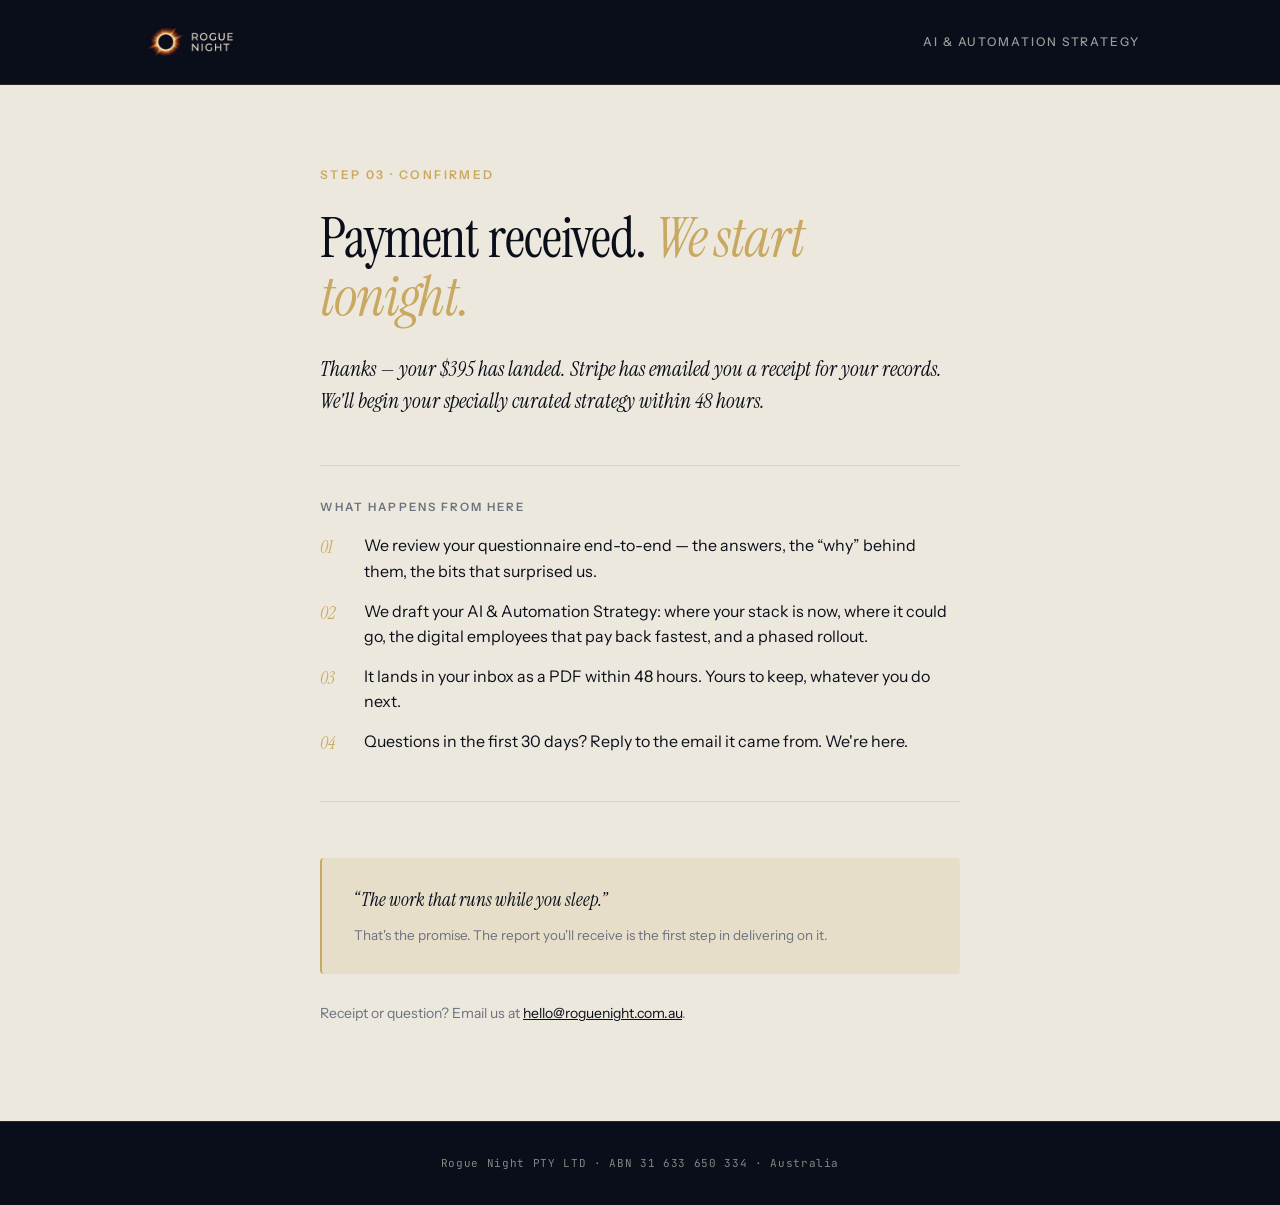
<file: public/confirmation/index.html>
<!DOCTYPE html>
<html lang="en">
<head>
  <meta charset="UTF-8">
  <meta name="viewport" content="width=device-width, initial-scale=1.0">
  <title>Payment received &middot; Rogue Night</title>
  <meta name="robots" content="noindex, nofollow">
  <link rel="preconnect" href="https://fonts.googleapis.com">
  <link rel="preconnect" href="https://fonts.gstatic.com" crossorigin>
  <link href="https://fonts.googleapis.com/css2?family=Instrument+Serif:ital@0;1&family=Instrument+Sans:wght@400;500;600;700&family=JetBrains+Mono:wght@400;500&display=swap" rel="stylesheet">
  <style>
  :root {
    --ink: #0A0E1A; --obsidian: #050608; --gold: #C9A961;
    --gold-soft: rgba(201, 169, 97, 0.16); --gold-line: rgba(201, 169, 97, 0.32);
    --ember: #C2410C; --ember-soft: rgba(194, 65, 12, 0.10);
    --parchment: #EDE8DD; --parchment-deep: #E2DCCD;
    --slate: #6B7280; --slate-soft: #9CA3AF;
    --rule: rgba(10, 14, 26, 0.10); --hi: #2F855A; --hi-soft: rgba(47, 133, 90, 0.10);
  }
  * { box-sizing: border-box; margin: 0; padding: 0; }
  html { -webkit-font-smoothing: antialiased; -moz-osx-font-smoothing: grayscale; }
  body { font-family: 'Instrument Sans', -apple-system, system-ui, sans-serif; font-size: 16px; line-height: 1.65; color: var(--ink); background: var(--parchment); min-height: 100vh; display: flex; flex-direction: column; }
  .brand-bar { background: var(--ink); padding: 20px 0; border-bottom: 1px solid rgba(201, 169, 97, 0.18); }
  .brand-bar-inner { max-width: 1080px; margin: 0 auto; padding: 0 40px; display: flex; align-items: center; justify-content: space-between; }
  .brand-logo { height: 44px; width: auto; display: block; }
  .brand-tag { font-family: 'Instrument Sans', sans-serif; font-size: 12px; font-weight: 500; letter-spacing: 0.16em; text-transform: uppercase; color: rgba(237, 232, 221, 0.65); }
  main { flex: 1; max-width: 720px; margin: 0 auto; padding: 80px 40px 96px; width: 100%; }
  .eyebrow { font-family: 'Instrument Sans', sans-serif; font-size: 12px; font-weight: 600; letter-spacing: 0.2em; text-transform: uppercase; color: var(--gold); margin-bottom: 24px; }
  h1 { font-family: 'Instrument Serif', Georgia, serif; font-size: 56px; line-height: 1.05; letter-spacing: -0.02em; color: var(--ink); font-weight: 400; margin-bottom: 28px; }
  h1 .accent { font-style: italic; color: var(--gold); }
  .lede { font-family: 'Instrument Serif', Georgia, serif; font-size: 21px; line-height: 1.5; color: var(--ink); font-style: italic; margin-bottom: 48px; max-width: 640px; }
  .next-steps { border-top: 1px solid var(--rule); border-bottom: 1px solid var(--rule); padding: 32px 0; margin-bottom: 56px; }
  .next-steps-label { font-family: 'Instrument Sans', sans-serif; font-size: 11.5px; font-weight: 600; letter-spacing: 0.18em; text-transform: uppercase; color: var(--slate); margin-bottom: 16px; }
  .next-steps ol { padding-left: 0; list-style: none; counter-reset: ns; }
  .next-steps li { counter-increment: ns; padding-left: 44px; position: relative; margin-bottom: 14px; font-size: 16px; line-height: 1.6; }
  .next-steps li::before { content: counter(ns, decimal-leading-zero); position: absolute; left: 0; top: 0; font-family: 'Instrument Serif', Georgia, serif; font-style: italic; color: var(--gold); font-size: 18px; width: 32px; }
  footer { background: var(--ink); color: rgba(237, 232, 221, 0.55); padding: 32px 0; text-align: center; border-top: 1px solid rgba(201, 169, 97, 0.18); }
  footer .footer-inner { max-width: 1080px; margin: 0 auto; padding: 0 40px; font-family: 'JetBrains Mono', ui-monospace, monospace; font-size: 11px; letter-spacing: 0.06em; }
  @media (max-width: 720px) {
    h1 { font-size: 38px; line-height: 1.1; }
    .lede { font-size: 18px; }
    main { padding: 56px 24px 80px; }
    .brand-bar-inner { padding: 0 24px; }
    .brand-tag { display: none; }
  }
</style>
</head>
<body>
<header class="brand-bar">
  <div class="brand-bar-inner">
    <img class="brand-logo" src="[data-uri]" alt="Rogue Night">
    <div class="brand-tag">AI &amp; Automation Strategy</div>
  </div>
</header>
<main>
  <div class="eyebrow">Step 03 &middot; Confirmed</div>
  <h1>Payment received. <span class="accent">We start tonight.</span></h1>
  <p class="lede">
    Thanks &mdash; your $395 has landed. Stripe has emailed you a receipt for your records. We'll begin your specially curated strategy within 48 hours.
  </p>
  <div class="next-steps">
    <div class="next-steps-label">What happens from here</div>
    <ol>
      <li>We review your questionnaire end-to-end &mdash; the answers, the &ldquo;why&rdquo; behind them, the bits that surprised us.</li>
      <li>We draft your AI &amp; Automation Strategy: where your stack is now, where it could go, the digital employees that pay back fastest, and a phased rollout.</li>
      <li>It lands in your inbox as a PDF within 48 hours. Yours to keep, whatever you do next.</li>
      <li>Questions in the first 30 days? Reply to the email it came from. We're here.</li>
    </ol>
  </div>
  <div style="background: var(--gold-soft); border-left: 2px solid var(--gold); padding: 28px 32px; border-radius: 4px; margin-bottom: 28px;">
    <p style="font-family: 'Instrument Serif', Georgia, serif; font-style: italic; font-size: 19px; line-height: 1.5; color: var(--ink);">
      &ldquo;The work that runs while you sleep.&rdquo;
    </p>
    <p style="margin-top: 10px; font-size: 13.5px; color: var(--slate);">
      That's the promise. The report you'll receive is the first step in delivering on it.
    </p>
  </div>
  <p style="font-size: 14px; color: var(--slate);">
    Receipt or question? Email us at <a href="mailto:hello@roguenight.com.au" style="color: var(--ink); text-decoration: underline;">hello@roguenight.com.au</a>.
  </p>
</main>
<footer>
  <div class="footer-inner">
    Rogue Night PTY LTD &middot; ABN 31 633 650 334 &middot; Australia
  </div>
</footer>
</body>
</html>
</file>
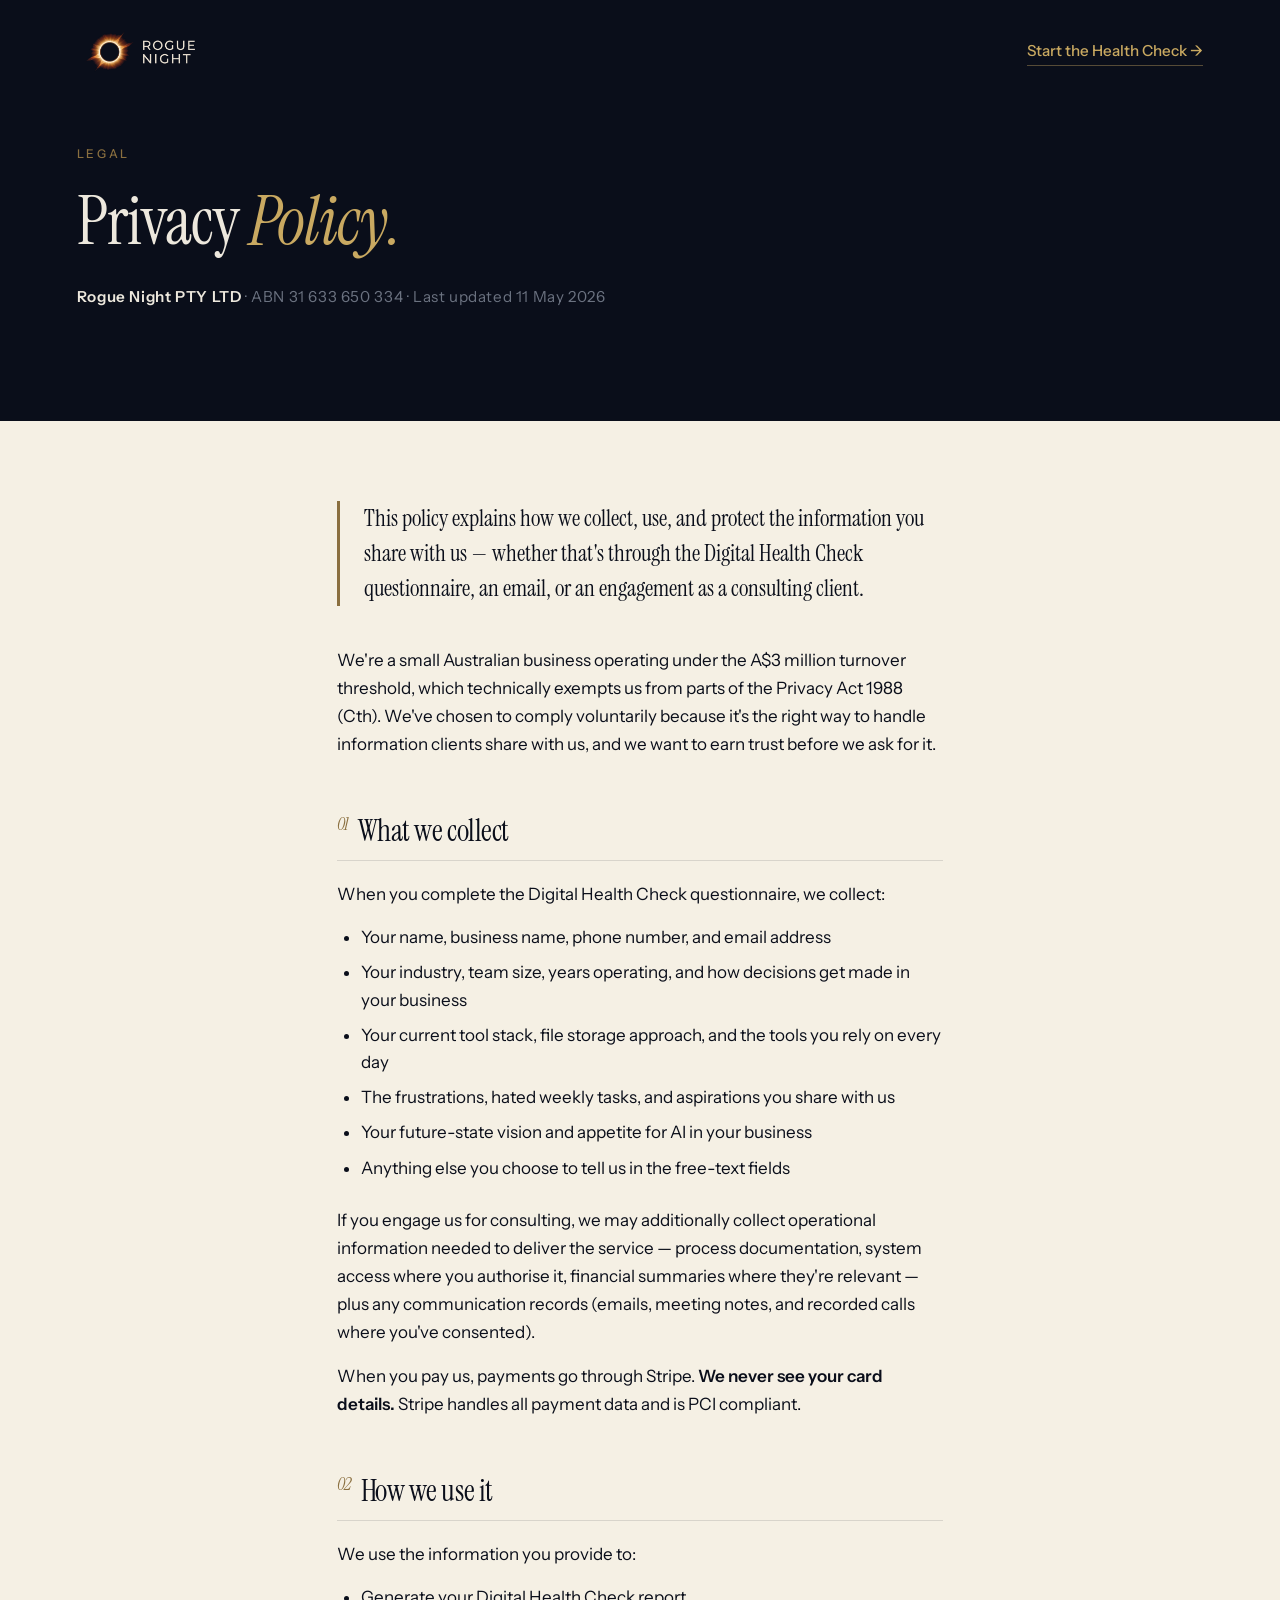
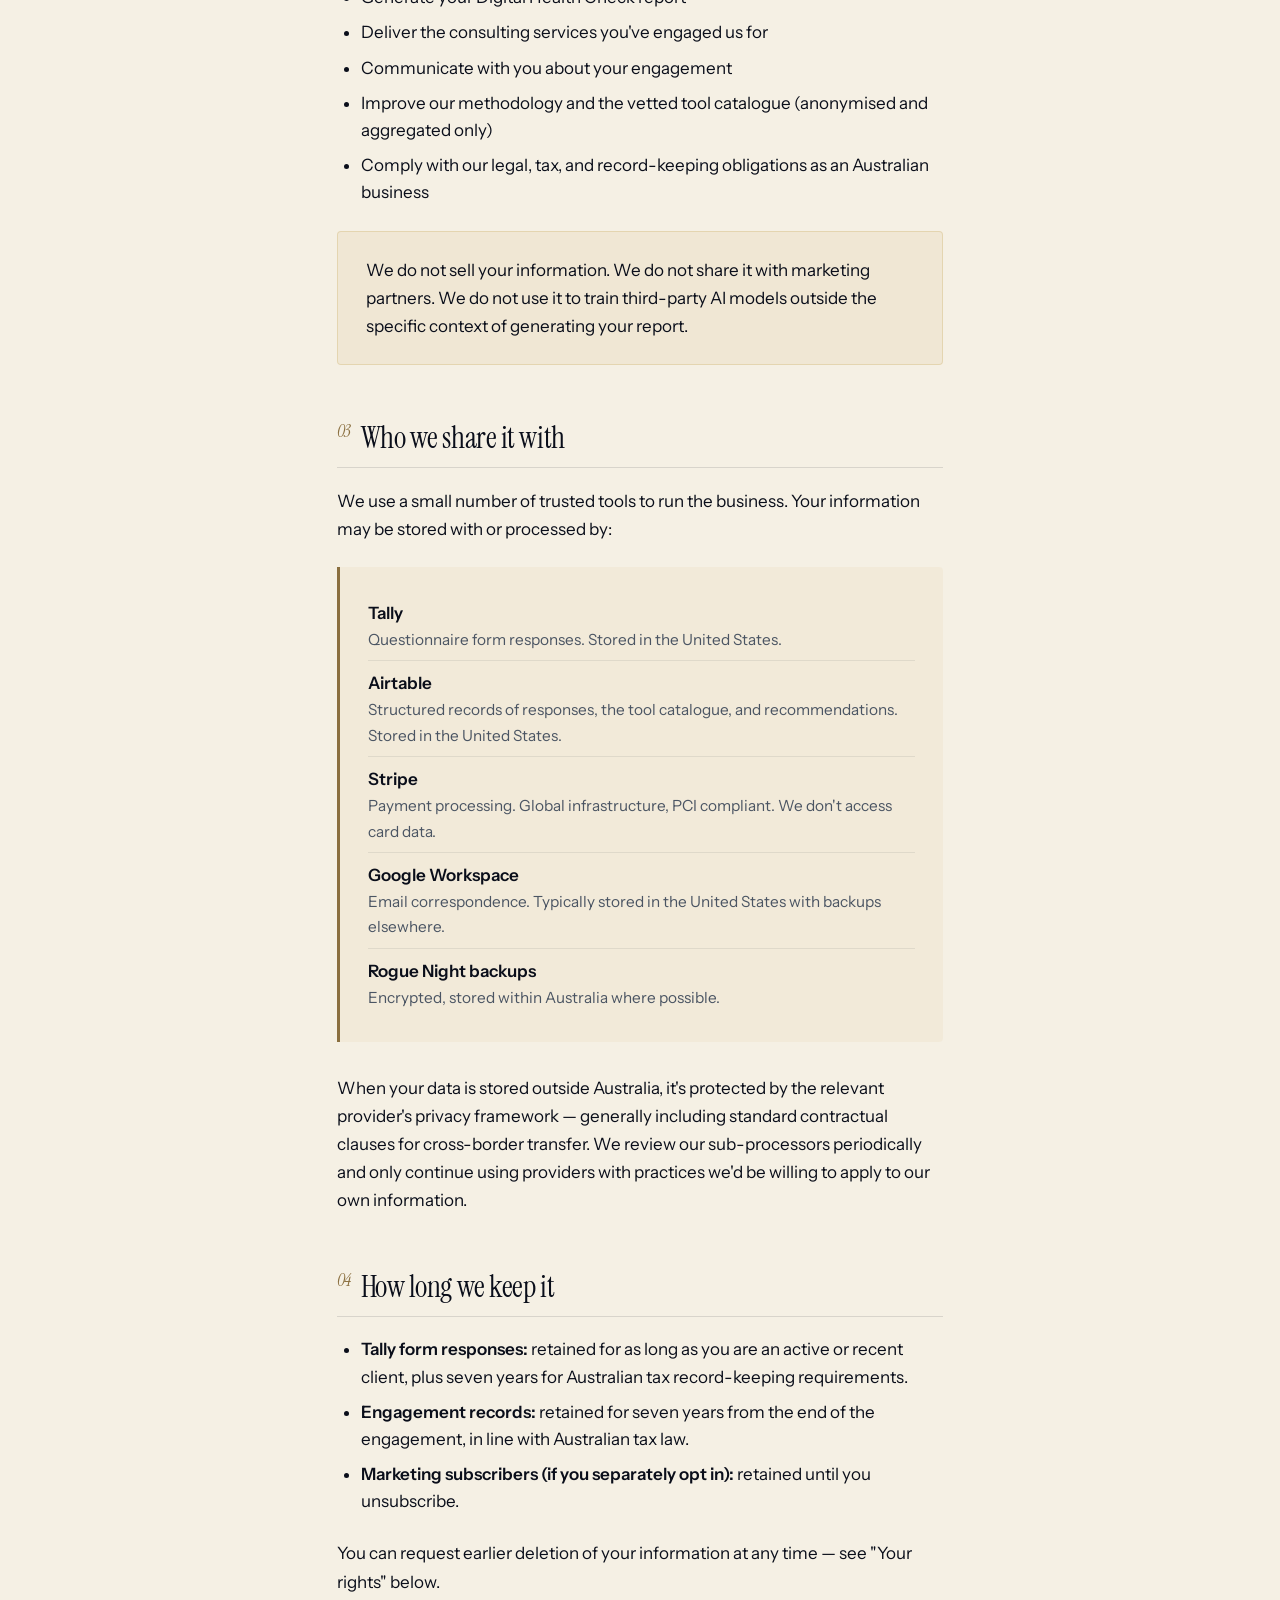
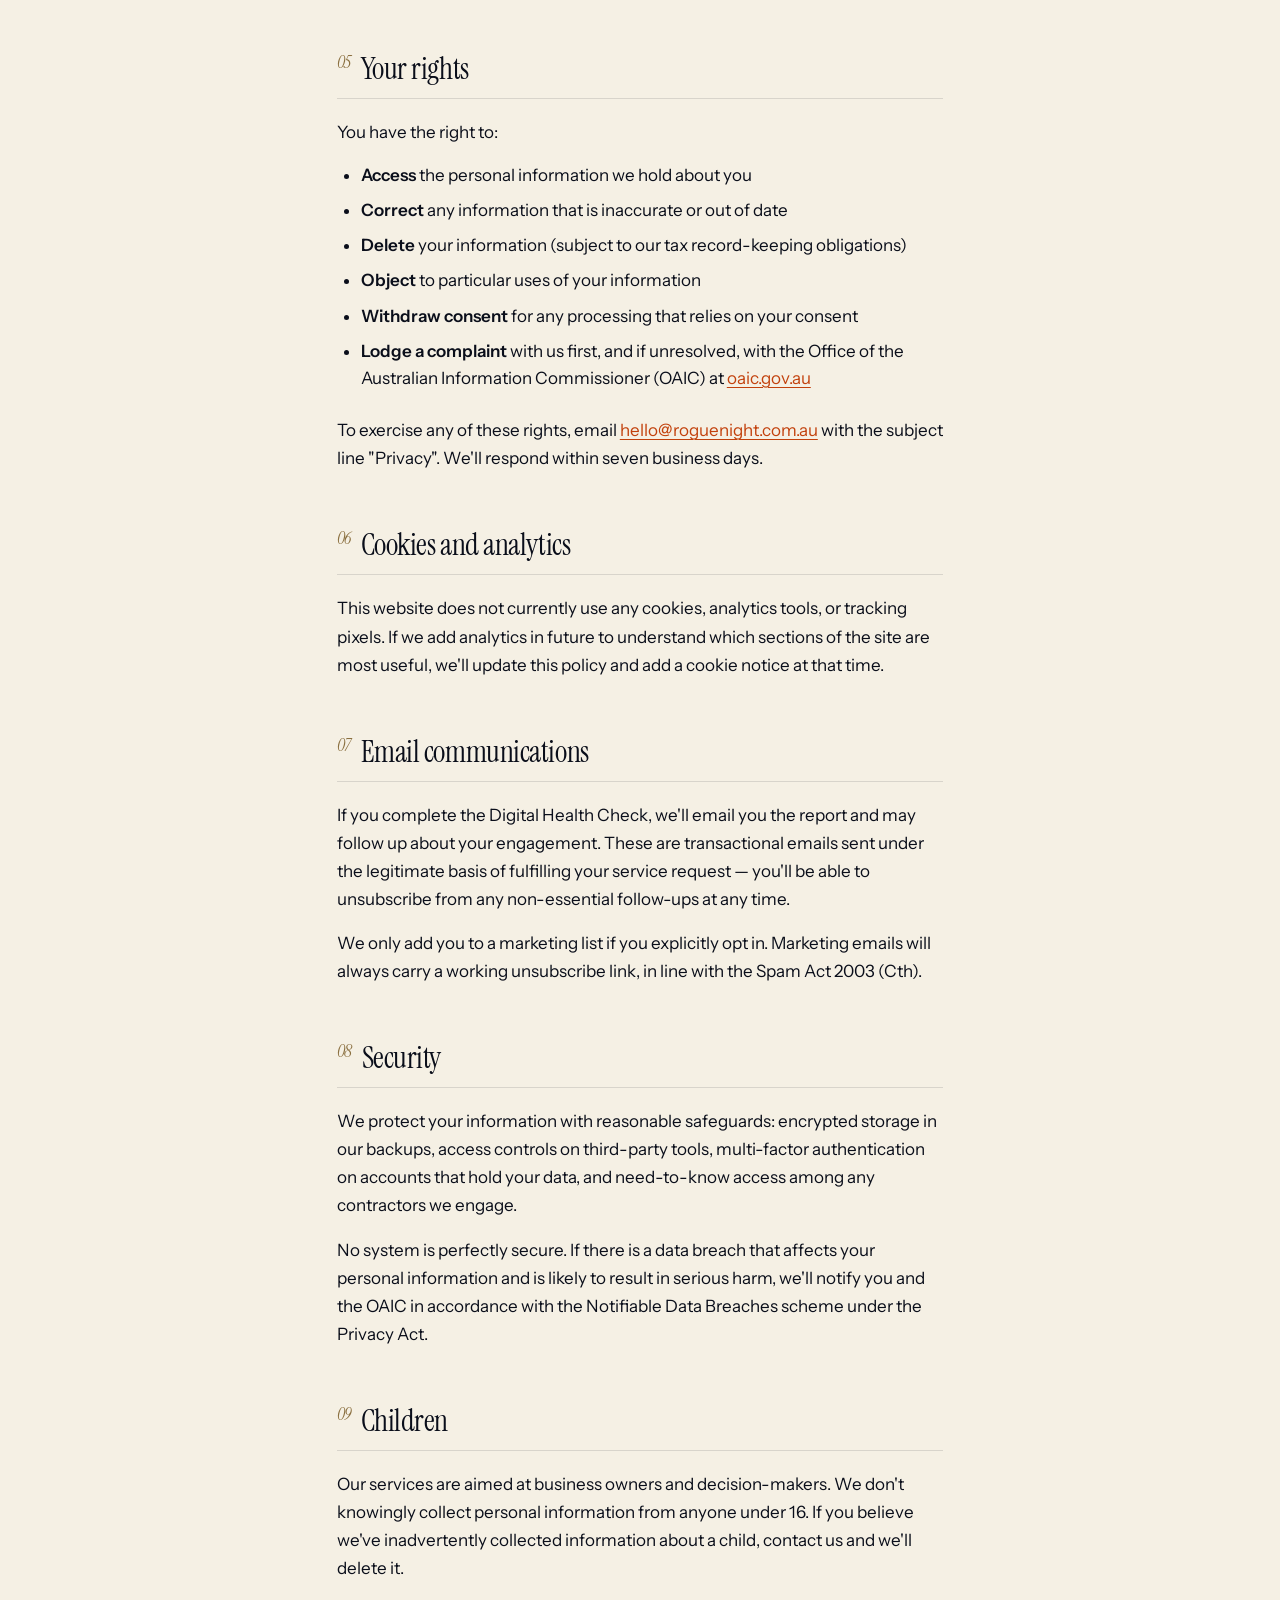
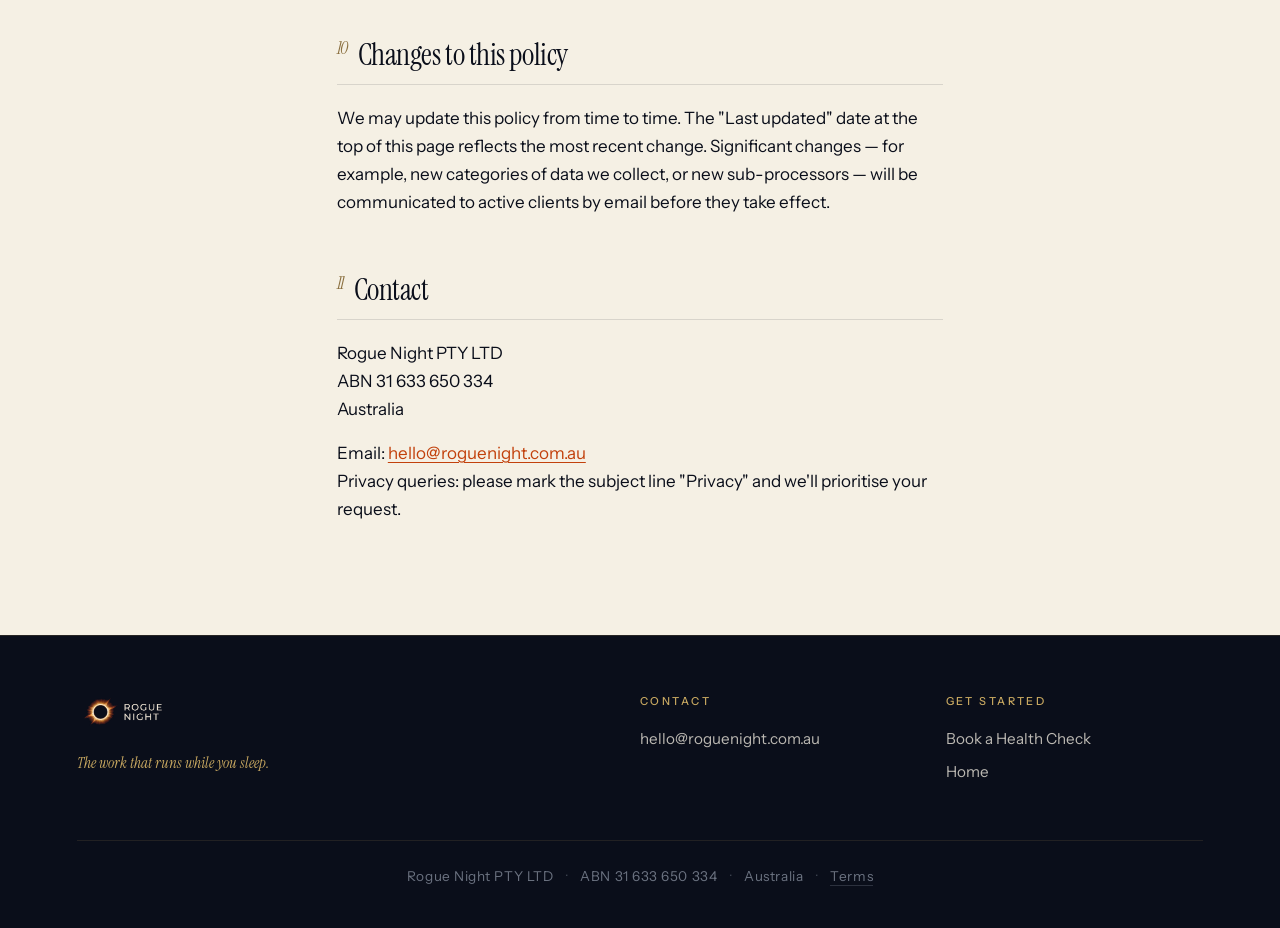
<file: public/privacy/index.html>
<!DOCTYPE html>
<html lang="en-AU">
<head>
<meta charset="UTF-8">
<meta name="viewport" content="width=device-width, initial-scale=1">

<!-- Primary meta -->
<title>Privacy Policy — Rogue Night</title>
<meta name="description" content="How Rogue Night collects, uses, and protects information from Australian small to medium businesses engaging the Digital Health Check service.">
<meta name="author" content="Rogue Night PTY LTD">
<meta name="theme-color" content="#0A0E1A">
<meta name="robots" content="index,follow,max-image-preview:large">

<!-- Canonical -->
<link rel="canonical" href="https://roguenight.com.au/privacy">

<!-- Favicon -->
<link rel="icon" type="image/svg+xml" href="data:image/svg+xml,%3Csvg xmlns='http://www.w3.org/2000/svg' viewBox='0 0 64 64'%3E%3Crect width='64' height='64' fill='%230A0E1A'/%3E%3Ccircle cx='32' cy='32' r='14' fill='%23050608'/%3E%3Ccircle cx='32' cy='32' r='16' fill='none' stroke='%23C9A961' stroke-width='1.5' opacity='0.9'/%3E%3Ccircle cx='32' cy='32' r='20' fill='none' stroke='%23C9A961' stroke-width='0.8' opacity='0.4'/%3E%3C/svg%3E">
<link rel="apple-touch-icon" href="https://roguenight.com.au/apple-touch-icon.png">

<!-- Open Graph -->
<meta property="og:type" content="article">
<meta property="og:site_name" content="Rogue Night">
<meta property="og:title" content="Privacy Policy — Rogue Night">
<meta property="og:description" content="How Rogue Night collects, uses, and protects information. Voluntary OAIC-aligned compliance.">
<meta property="og:url" content="https://roguenight.com.au/privacy">
<meta property="og:image" content="https://roguenight.com.au/og-image.jpg">
<meta property="og:image:width" content="1200">
<meta property="og:image:height" content="630">
<meta property="og:image:alt" content="Rogue Night — digital transformation, AI-amplified, priced for small business">
<meta property="og:locale" content="en_AU">

<!-- Twitter / X -->
<meta name="twitter:card" content="summary_large_image">
<meta name="twitter:title" content="Privacy Policy — Rogue Night">
<meta name="twitter:description" content="How Rogue Night collects, uses, and protects information. Voluntary OAIC-aligned compliance.">
<meta name="twitter:image" content="https://roguenight.com.au/og-image.jpg">

<!-- Geographic targeting -->
<meta name="geo.region" content="AU">

<!-- JSON-LD structured data — sub-page of the main service -->
<script type="application/ld+json">
{
  "@context": "https://schema.org",
  "@type": "WebPage",
  "name": "Privacy Policy",
  "url": "https://roguenight.com.au/privacy",
  "isPartOf": {
    "@type": "WebSite",
    "name": "Rogue Night",
    "url": "https://roguenight.com.au/"
  },
  "about": {
    "@type": "ProfessionalService",
    "name": "Rogue Night PTY LTD",
    "identifier": [
      {
        "@type": "PropertyValue",
        "propertyID": "ABN",
        "value": "31 633 650 334"
      }
    ]
  },
  "datePublished": "2026-05-11",
  "dateModified": "11 May 2026",
  "publisher": {
    "@type": "Organization",
    "name": "Rogue Night PTY LTD",
    "logo": "https://roguenight.com.au/logo-stacked.png"
  }
}
</script>

<link href="https://fonts.googleapis.com/css2?family=Instrument+Sans:wght@400;500;600;700&family=Instrument+Serif:ital@0;1&display=swap" rel="stylesheet">
<style>
  :root {
    --ink: #0A0E1A;
    --obsidian: #050608;
    --gold: #C9A961;
    --ember: #C2410C;
    --parchment: #EDE8DD;
    --parchment-warm: #F5F0E4;
    --slate: #6B7280;
    --slate-deep: #4B5563;
  }
  * { margin: 0; padding: 0; box-sizing: border-box; }
  html { scroll-behavior: smooth; }
  body {
    background: var(--parchment-warm);
    color: var(--ink);
    font-family: 'Instrument Sans', -apple-system, BlinkMacSystemFont, sans-serif;
    font-size: 17px;
    line-height: 1.65;
    -webkit-font-smoothing: antialiased;
    overflow-x: hidden;
  }
  em { font-family: 'Instrument Serif', Georgia, serif; font-style: italic; color: #8a6f3f; font-weight: 400; }
  h1, h2, h3 { font-family: 'Instrument Serif', Georgia, serif; font-weight: 400; letter-spacing: -0.015em; line-height: 1.15; color: var(--ink); }
  h1 { font-size: clamp(2.8rem, 6vw, 4.2rem); margin-bottom: 1.5rem; }
  h2 { font-size: 1.85rem; margin: 3.5rem 0 1.2rem; padding-bottom: 0.75rem; border-bottom: 1px solid rgba(10, 14, 26, 0.12); }
  h2 .num { font-style: italic; color: #8a6f3f; margin-right: 0.6rem; font-size: 1.1rem; vertical-align: top; }
  h3 { font-size: 1.3rem; margin: 2rem 0 0.8rem; color: var(--ink); }
  p { margin-bottom: 1rem; max-width: 70ch; }
  ul { margin: 0.8rem 0 1.5rem 0; padding-left: 1.5rem; max-width: 70ch; }
  ul li { margin-bottom: 0.5rem; line-height: 1.6; }
  strong { color: var(--ink); font-weight: 600; }
  a { color: var(--ember); text-decoration: underline; text-decoration-thickness: 1px; text-underline-offset: 3px; transition: color 0.2s ease; }
  a:hover { color: #8a2e08; }

  /* Eyebrow */
  .eyebrow {
    font-family: 'Instrument Sans', sans-serif;
    font-size: 12px;
    font-weight: 500;
    letter-spacing: 0.22em;
    text-transform: uppercase;
    color: #8a6f3f;
    margin-bottom: 1.2rem;
  }

  /* Brand bar */
  .brand-bar {
    position: relative;
    padding: 1.5rem 6% 0;
    display: flex;
    align-items: center;
    justify-content: space-between;
    background: var(--ink);
  }
  .brand-bar a { text-decoration: none; }
  .brand-logo {
    display: block;
    height: 56px;
    width: auto;
  }
  .brand-bar-link {
    color: var(--gold);
    font-family: 'Instrument Sans', sans-serif;
    font-weight: 500;
    font-size: 0.95rem;
    border-bottom: 1px solid rgba(201, 169, 97, 0.4);
    padding-bottom: 2px;
    transition: color 0.2s ease;
  }
  .brand-bar-link:hover { color: var(--parchment); }

  /* Page header */
  .page-header {
    background: var(--ink);
    color: var(--parchment);
    padding: 4rem 6% 6rem;
  }
  .page-header h1 { color: var(--parchment); margin: 0; }
  .page-header h1 em { color: var(--gold); }
  .page-header .meta {
    margin-top: 1.5rem;
    color: var(--slate);
    font-size: 0.95rem;
    letter-spacing: 0.04em;
  }
  .page-header .meta strong { color: var(--parchment); }

  /* Main content */
  .content {
    max-width: 760px;
    margin: 0 auto;
    padding: 5rem 6% 6rem;
  }
  .intro {
    font-family: 'Instrument Serif', Georgia, serif;
    font-size: 1.45rem;
    line-height: 1.5;
    color: var(--ink);
    border-left: 3px solid #8a6f3f;
    padding-left: 1.5rem;
    margin-bottom: 2.5rem;
  }
  .intro em { color: #8a6f3f; font-style: italic; }

  /* Definition list-style block for sub-processors */
  .processor-list {
    background: rgba(201, 169, 97, 0.08);
    border-left: 3px solid #8a6f3f;
    padding: 1.5rem 1.75rem;
    margin: 1.5rem 0 2rem;
    border-radius: 0 4px 4px 0;
  }
  .processor-list .item {
    padding: 0.5rem 0;
  }
  .processor-list .item + .item {
    border-top: 1px solid rgba(10, 14, 26, 0.08);
  }
  .processor-list .name {
    font-family: 'Instrument Sans', sans-serif;
    font-weight: 600;
    color: var(--ink);
  }
  .processor-list .role {
    color: var(--slate-deep);
    font-size: 0.96rem;
  }

  /* Callout */
  .callout {
    background: rgba(201, 169, 97, 0.12);
    border: 1px solid rgba(201, 169, 97, 0.3);
    border-radius: 4px;
    padding: 1.5rem 1.75rem;
    margin: 1.5rem 0 2rem;
  }
  .callout p:last-child { margin-bottom: 0; }

  /* Footer */
  footer {
    background: var(--ink);
    color: var(--slate);
    padding: 3.5rem 6% 2.5rem;
    border-top: 1px solid rgba(201, 169, 97, 0.15);
  }
  .footer-grid {
    display: grid;
    grid-template-columns: 2fr 1fr 1fr;
    gap: 3rem;
    max-width: 1200px;
    margin: 0 auto;
    align-items: start;
  }
  .footer-brand-block .footer-logo {
    display: block;
    height: 40px;
    width: auto;
    margin-bottom: 1.25rem;
  }
  .footer-tagline {
    color: var(--slate);
    font-size: 0.92rem;
    line-height: 1.5;
    max-width: 36ch;
  }
  .footer-col-title {
    font-family: 'Instrument Sans', sans-serif;
    font-size: 11px;
    font-weight: 500;
    letter-spacing: 0.22em;
    text-transform: uppercase;
    color: var(--gold);
    margin-bottom: 1rem;
  }
  .footer-col a {
    display: block;
    color: var(--parchment);
    opacity: 0.78;
    text-decoration: none;
    font-size: 0.95rem;
    margin-bottom: 0.5rem;
    transition: color 0.2s ease;
  }
  .footer-col a:hover { color: var(--gold); opacity: 1; }
  .footer-meta {
    border-top: 1px solid rgba(201, 169, 97, 0.12);
    margin-top: 3rem;
    padding-top: 1.5rem;
    color: var(--slate);
    font-size: 0.85rem;
    letter-spacing: 0.04em;
    text-align: center;
    max-width: 1200px;
    margin-left: auto;
    margin-right: auto;
  }
  .footer-meta a {
    color: var(--slate);
    text-decoration: none;
    border-bottom: 1px solid rgba(107, 114, 128, 0.35);
    padding-bottom: 1px;
    transition: all 0.2s ease;
  }
  .footer-meta a:hover { color: var(--gold); border-bottom-color: var(--gold); }
  .footer-meta-sep { margin: 0 0.8rem; opacity: 0.5; }

  @media (max-width: 720px) {
    .footer-grid { grid-template-columns: 1fr; gap: 2rem; }
    .brand-bar .brand-logo { height: 44px; }
    .content { padding: 3.5rem 6% 4rem; }
    .intro { font-size: 1.2rem; }
    h2 { font-size: 1.55rem; margin-top: 2.5rem; }
  }
</style>
</head>
<body>

<!-- BRAND BAR -->
<div class="brand-bar">
  <a href="/" aria-label="Rogue Night home">
    <img class="brand-logo" src="[data-uri]" alt="Rogue Night — digital transformation consulting for Australian small to medium businesses">
  </a>
  <a href="https://tally.so/r/xX4YaG" target="_blank" rel="noopener noreferrer" class="brand-bar-link">Start the Health Check →</a>
</div>

<!-- PAGE HEADER -->
<section class="page-header">
  <p class="eyebrow">Legal</p>
  <h1>Privacy <em>Policy.</em></h1>
  <p class="meta"><strong>Rogue Night PTY LTD</strong> · ABN 31 633 650 334 · Last updated 11 May 2026</p>
</section>

<!-- CONTENT -->
<main class="content">

  <p class="intro">This policy explains how we collect, use, and protect the information you share with us — whether that's through the Digital Health Check questionnaire, an email, or an engagement as a consulting client.</p>

  <p>We're a small Australian business operating under the A$3 million turnover threshold, which technically exempts us from parts of the Privacy Act 1988 (Cth). We've chosen to comply voluntarily because it's the right way to handle information clients share with us, and we want to earn trust before we ask for it.</p>

  <h2><span class="num">01</span>What we collect</h2>

  <p>When you complete the Digital Health Check questionnaire, we collect:</p>
  <ul>
    <li>Your name, business name, phone number, and email address</li>
    <li>Your industry, team size, years operating, and how decisions get made in your business</li>
    <li>Your current tool stack, file storage approach, and the tools you rely on every day</li>
    <li>The frustrations, hated weekly tasks, and aspirations you share with us</li>
    <li>Your future-state vision and appetite for AI in your business</li>
    <li>Anything else you choose to tell us in the free-text fields</li>
  </ul>

  <p>If you engage us for consulting, we may additionally collect operational information needed to deliver the service — process documentation, system access where you authorise it, financial summaries where they're relevant — plus any communication records (emails, meeting notes, and recorded calls where you've consented).</p>

  <p>When you pay us, payments go through Stripe. <strong>We never see your card details.</strong> Stripe handles all payment data and is PCI compliant.</p>

  <h2><span class="num">02</span>How we use it</h2>

  <p>We use the information you provide to:</p>
  <ul>
    <li>Generate your Digital Health Check report</li>
    <li>Deliver the consulting services you've engaged us for</li>
    <li>Communicate with you about your engagement</li>
    <li>Improve our methodology and the vetted tool catalogue (anonymised and aggregated only)</li>
    <li>Comply with our legal, tax, and record-keeping obligations as an Australian business</li>
  </ul>

  <div class="callout">
    <p>We do not sell your information. We do not share it with marketing partners. We do not use it to train third-party AI models outside the specific context of generating your report.</p>
  </div>

  <h2><span class="num">03</span>Who we share it with</h2>

  <p>We use a small number of trusted tools to run the business. Your information may be stored with or processed by:</p>

  <div class="processor-list">
    <div class="item">
      <div class="name">Tally</div>
      <div class="role">Questionnaire form responses. Stored in the United States.</div>
    </div>
    <div class="item">
      <div class="name">Airtable</div>
      <div class="role">Structured records of responses, the tool catalogue, and recommendations. Stored in the United States.</div>
    </div>
    <div class="item">
      <div class="name">Stripe</div>
      <div class="role">Payment processing. Global infrastructure, PCI compliant. We don't access card data.</div>
    </div>
    <div class="item">
      <div class="name">Google Workspace</div>
      <div class="role">Email correspondence. Typically stored in the United States with backups elsewhere.</div>
    </div>
    <div class="item">
      <div class="name">Rogue Night backups</div>
      <div class="role">Encrypted, stored within Australia where possible.</div>
    </div>
  </div>

  <p>When your data is stored outside Australia, it's protected by the relevant provider's privacy framework — generally including standard contractual clauses for cross-border transfer. We review our sub-processors periodically and only continue using providers with practices we'd be willing to apply to our own information.</p>

  <h2><span class="num">04</span>How long we keep it</h2>

  <ul>
    <li><strong>Tally form responses:</strong> retained for as long as you are an active or recent client, plus seven years for Australian tax record-keeping requirements.</li>
    <li><strong>Engagement records:</strong> retained for seven years from the end of the engagement, in line with Australian tax law.</li>
    <li><strong>Marketing subscribers (if you separately opt in):</strong> retained until you unsubscribe.</li>
  </ul>

  <p>You can request earlier deletion of your information at any time — see "Your rights" below.</p>

  <h2><span class="num">05</span>Your rights</h2>

  <p>You have the right to:</p>
  <ul>
    <li><strong>Access</strong> the personal information we hold about you</li>
    <li><strong>Correct</strong> any information that is inaccurate or out of date</li>
    <li><strong>Delete</strong> your information (subject to our tax record-keeping obligations)</li>
    <li><strong>Object</strong> to particular uses of your information</li>
    <li><strong>Withdraw consent</strong> for any processing that relies on your consent</li>
    <li><strong>Lodge a complaint</strong> with us first, and if unresolved, with the Office of the Australian Information Commissioner (OAIC) at <a href="https://www.oaic.gov.au" target="_blank" rel="noopener noreferrer">oaic.gov.au</a></li>
  </ul>

  <p>To exercise any of these rights, email <a href="mailto:hello@roguenight.com.au?subject=Privacy">hello@roguenight.com.au</a> with the subject line "Privacy". We'll respond within seven business days.</p>

  <h2><span class="num">06</span>Cookies and analytics</h2>

  <p>This website does not currently use any cookies, analytics tools, or tracking pixels. If we add analytics in future to understand which sections of the site are most useful, we'll update this policy and add a cookie notice at that time.</p>

  <h2><span class="num">07</span>Email communications</h2>

  <p>If you complete the Digital Health Check, we'll email you the report and may follow up about your engagement. These are transactional emails sent under the legitimate basis of fulfilling your service request — you'll be able to unsubscribe from any non-essential follow-ups at any time.</p>

  <p>We only add you to a marketing list if you explicitly opt in. Marketing emails will always carry a working unsubscribe link, in line with the Spam Act 2003 (Cth).</p>

  <h2><span class="num">08</span>Security</h2>

  <p>We protect your information with reasonable safeguards: encrypted storage in our backups, access controls on third-party tools, multi-factor authentication on accounts that hold your data, and need-to-know access among any contractors we engage.</p>

  <p>No system is perfectly secure. If there is a data breach that affects your personal information and is likely to result in serious harm, we'll notify you and the OAIC in accordance with the Notifiable Data Breaches scheme under the Privacy Act.</p>

  <h2><span class="num">09</span>Children</h2>

  <p>Our services are aimed at business owners and decision-makers. We don't knowingly collect personal information from anyone under 16. If you believe we've inadvertently collected information about a child, contact us and we'll delete it.</p>

  <h2><span class="num">10</span>Changes to this policy</h2>

  <p>We may update this policy from time to time. The "Last updated" date at the top of this page reflects the most recent change. Significant changes — for example, new categories of data we collect, or new sub-processors — will be communicated to active clients by email before they take effect.</p>

  <h2><span class="num">11</span>Contact</h2>

  <p>Rogue Night PTY LTD<br>
  ABN 31 633 650 334<br>
  Australia</p>

  <p>Email: <a href="mailto:hello@roguenight.com.au">hello@roguenight.com.au</a><br>
  Privacy queries: please mark the subject line "Privacy" and we'll prioritise your request.</p>

</main>

<!-- FOOTER -->
<footer>
  <div class="footer-grid">
    <div class="footer-brand-block">
      <a href="/" aria-label="Rogue Night home">
        <img class="footer-logo" src="[data-uri]" alt="">
      </a>
      <p class="footer-tagline"><em style="font-style: italic; color: var(--gold);">The work that runs while you sleep.</em></p>
    </div>
    <div class="footer-col">
      <div class="footer-col-title">Contact</div>
      <a href="mailto:hello@roguenight.com.au">hello@roguenight.com.au</a>
    </div>
    <div class="footer-col">
      <div class="footer-col-title">Get started</div>
      <a href="https://tally.so/r/xX4YaG" target="_blank" rel="noopener noreferrer">Book a Health Check</a>
      <a href="/">Home</a>
    </div>
  </div>
  <div class="footer-meta">
    Rogue Night PTY LTD<span class="footer-meta-sep">·</span>ABN 31 633 650 334<span class="footer-meta-sep">·</span>Australia<span class="footer-meta-sep">·</span><a href="/terms/">Terms</a>
  </div>
</footer>

</body>
</html>
</file>
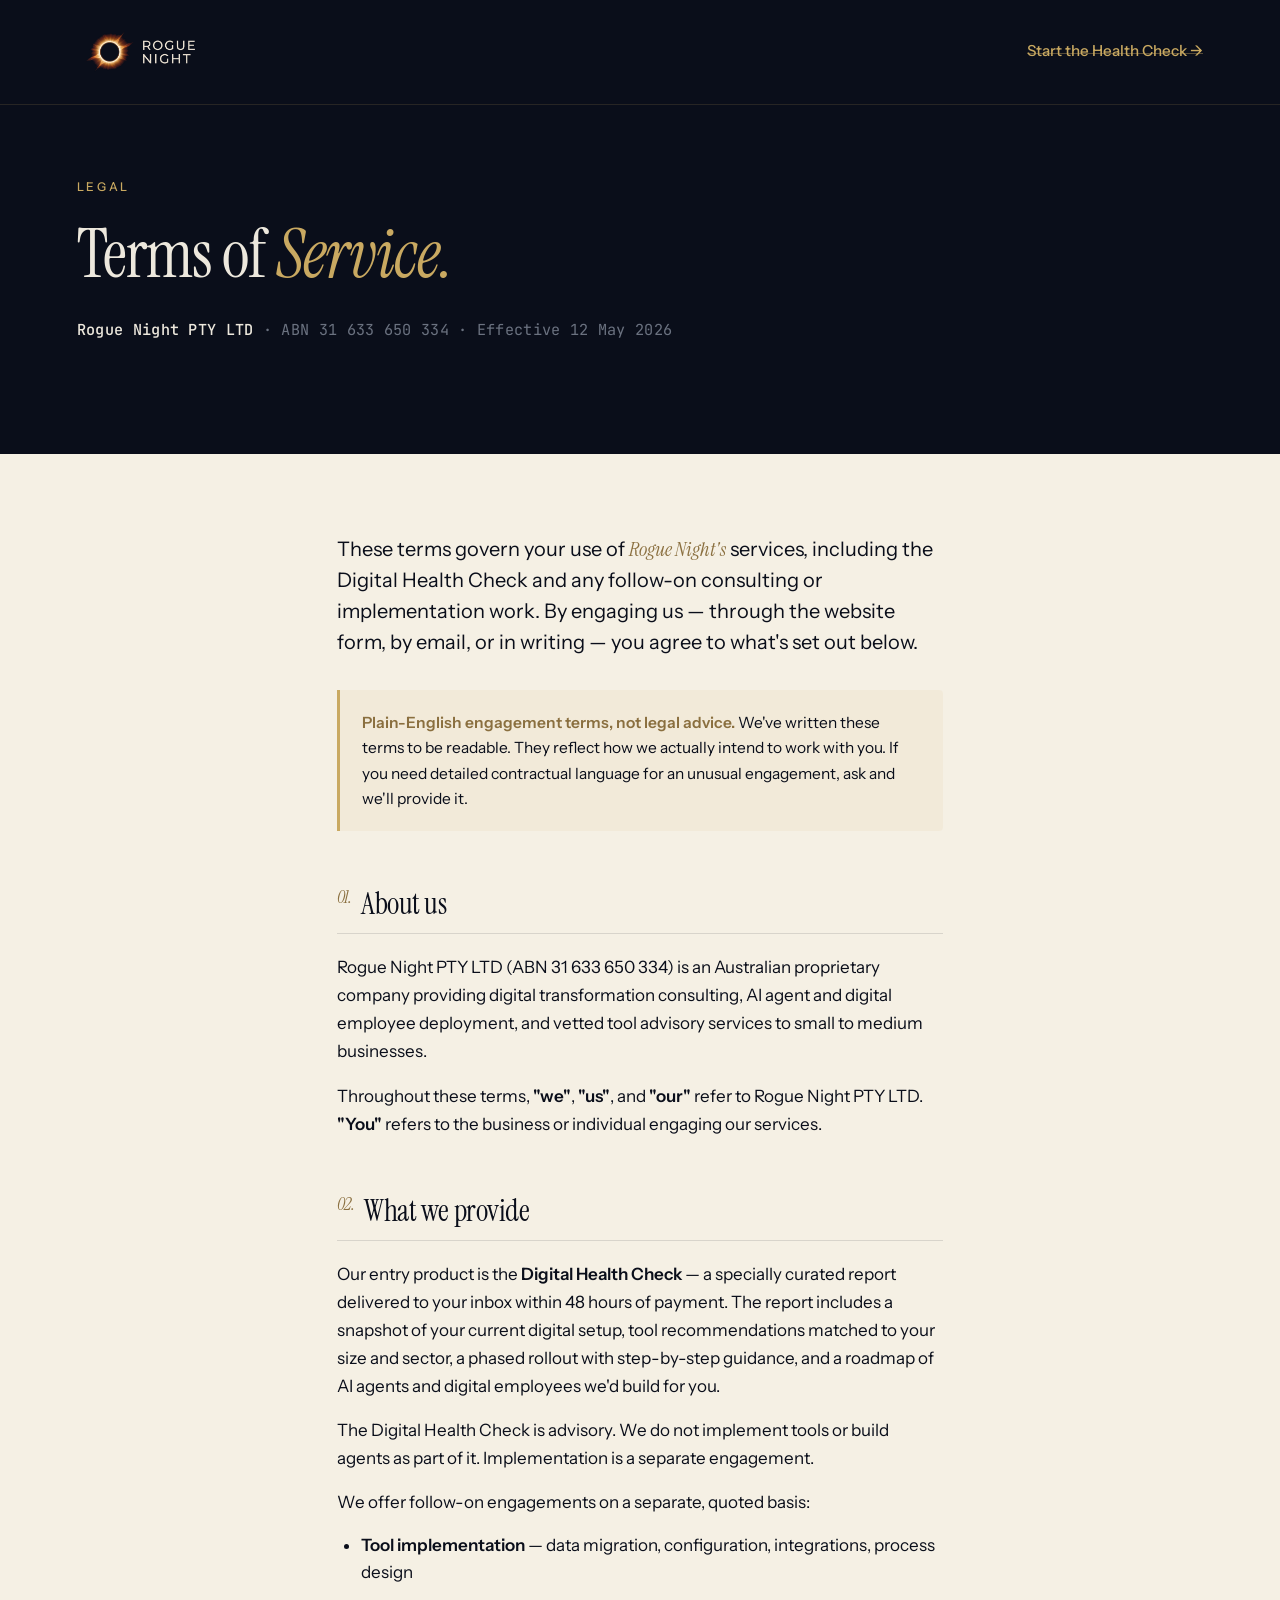
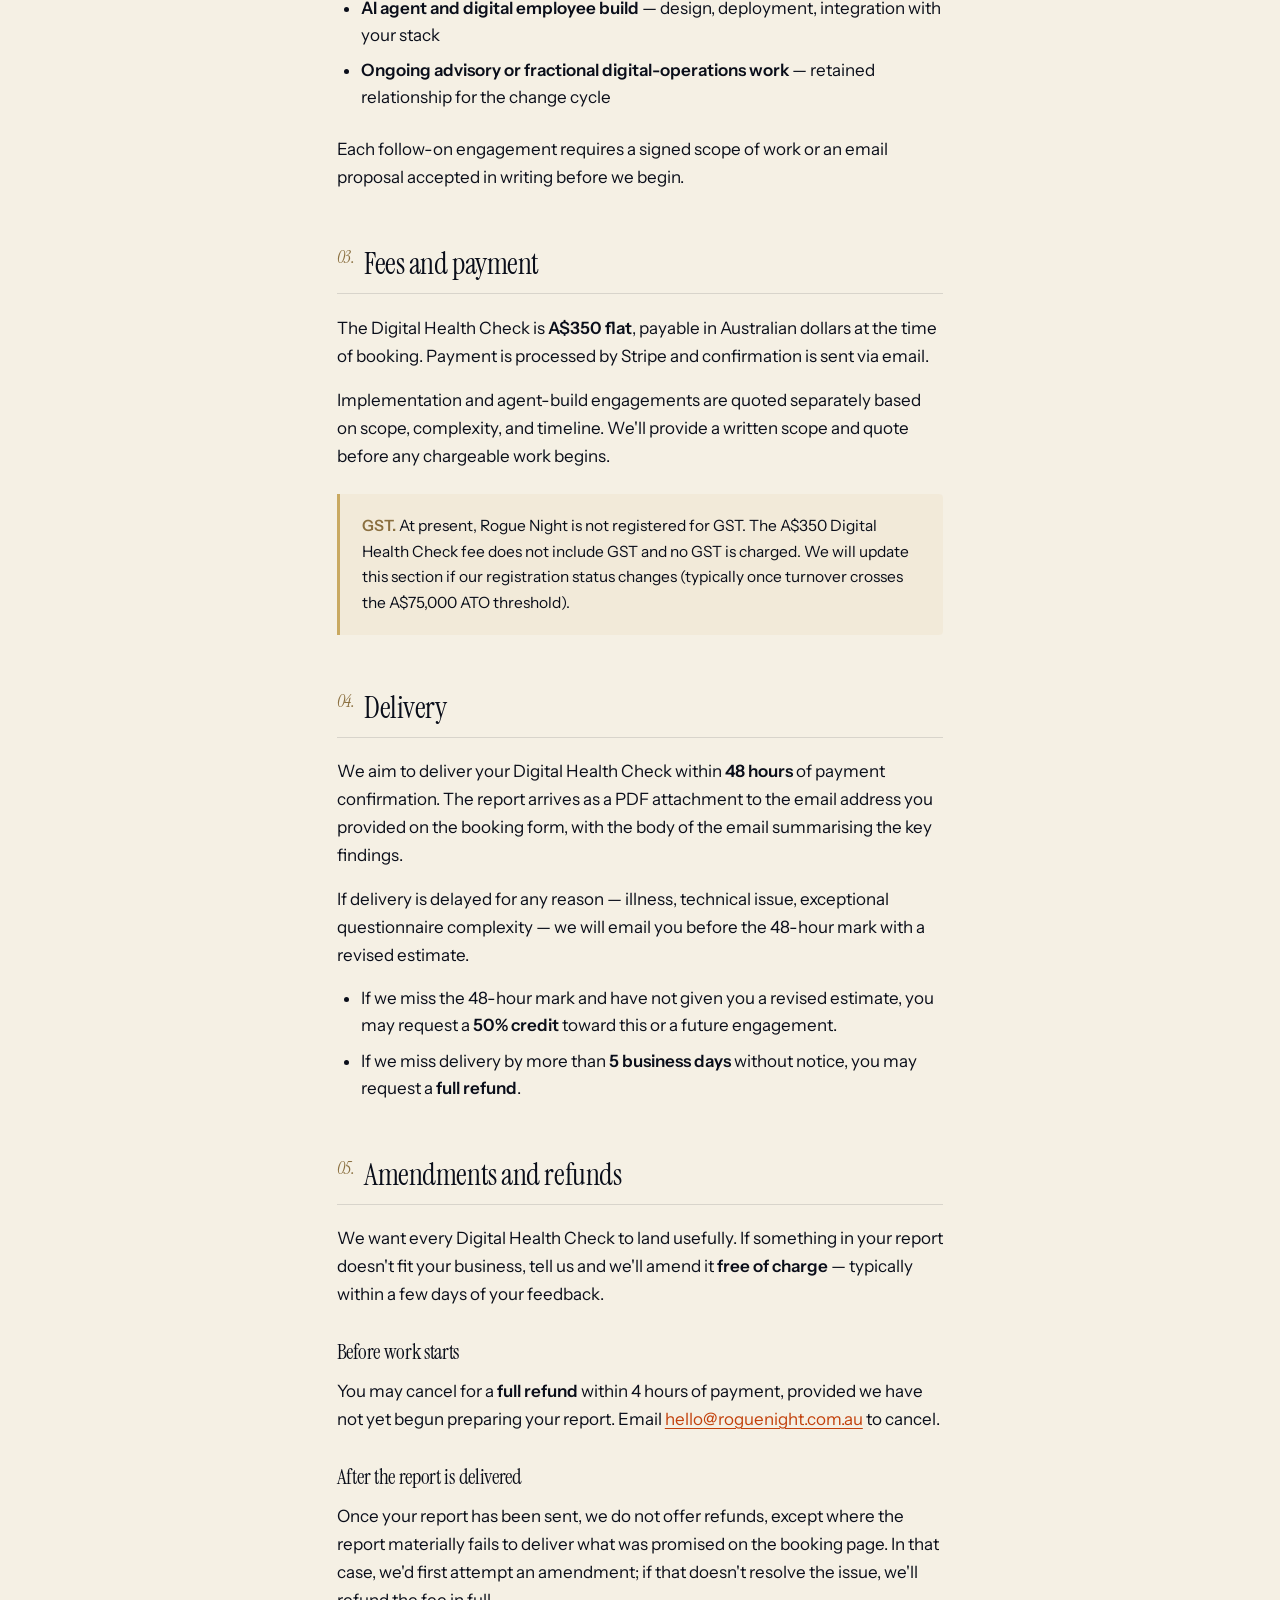
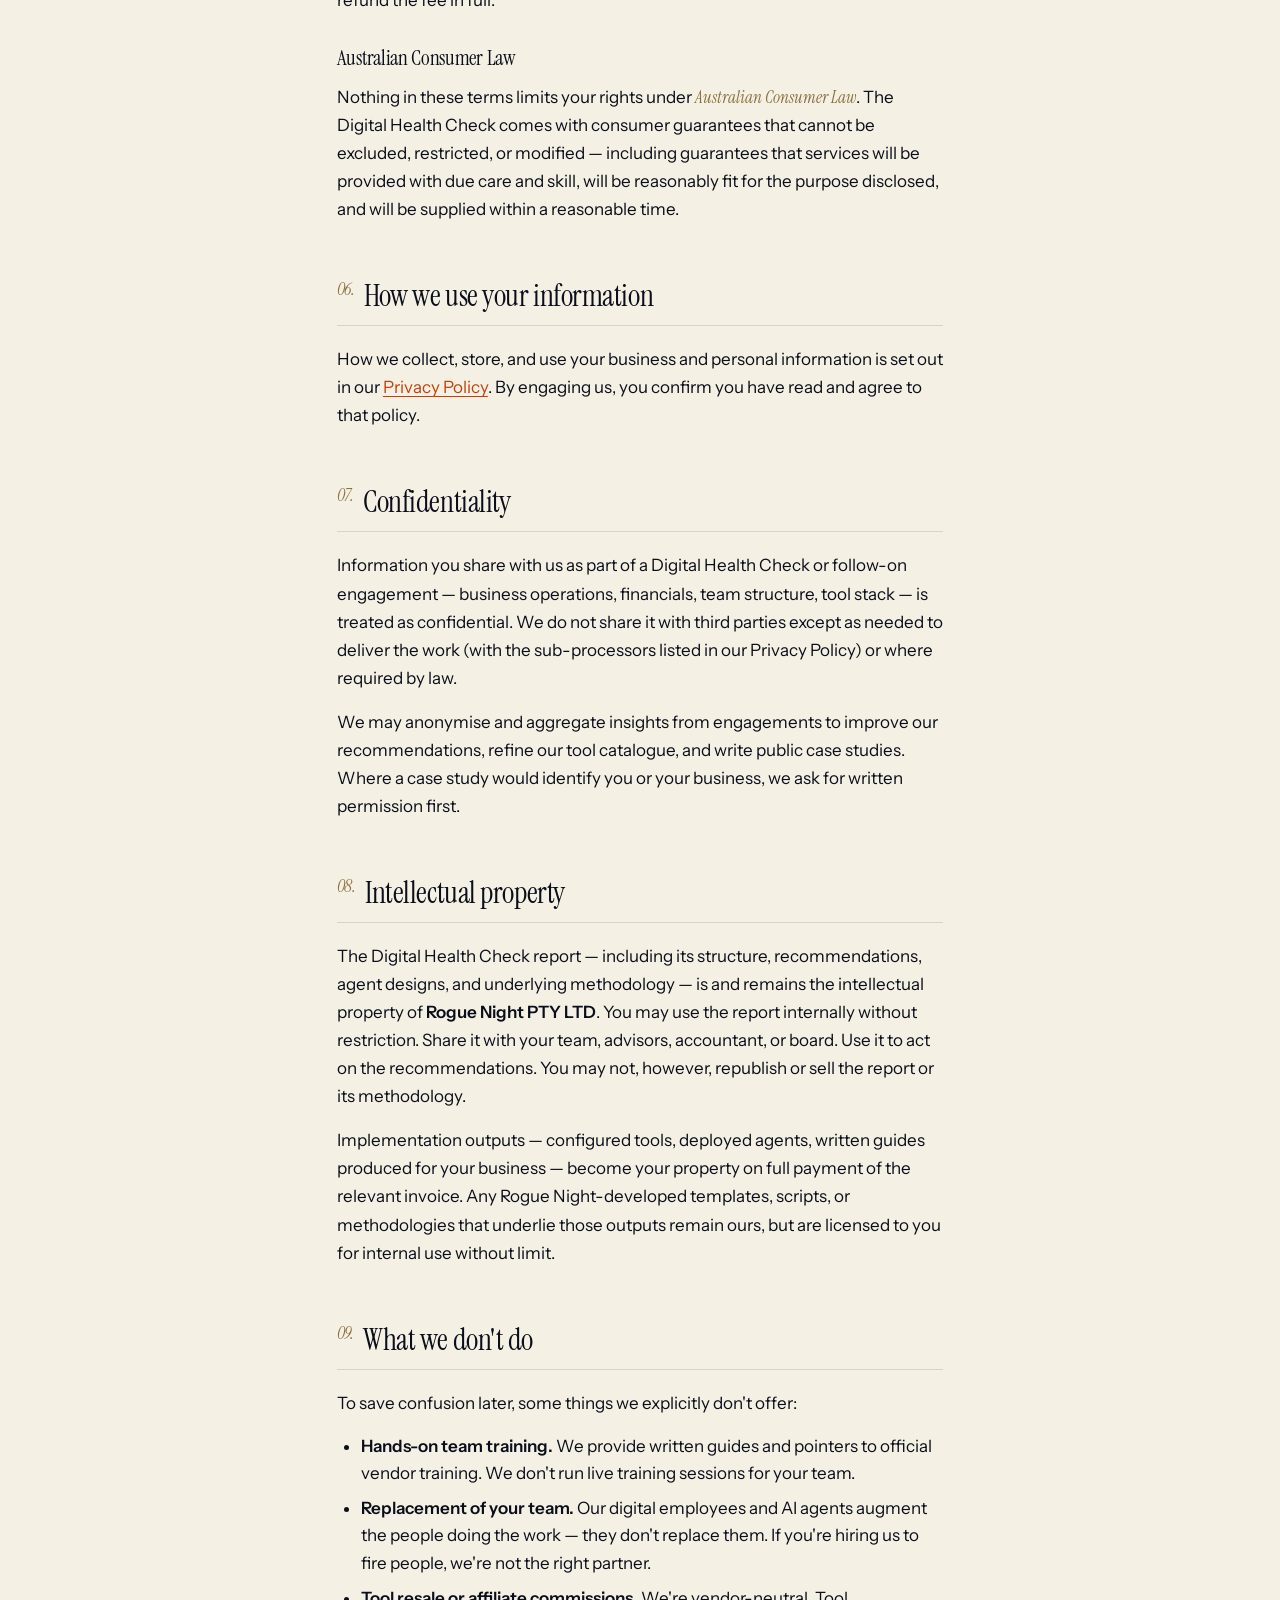
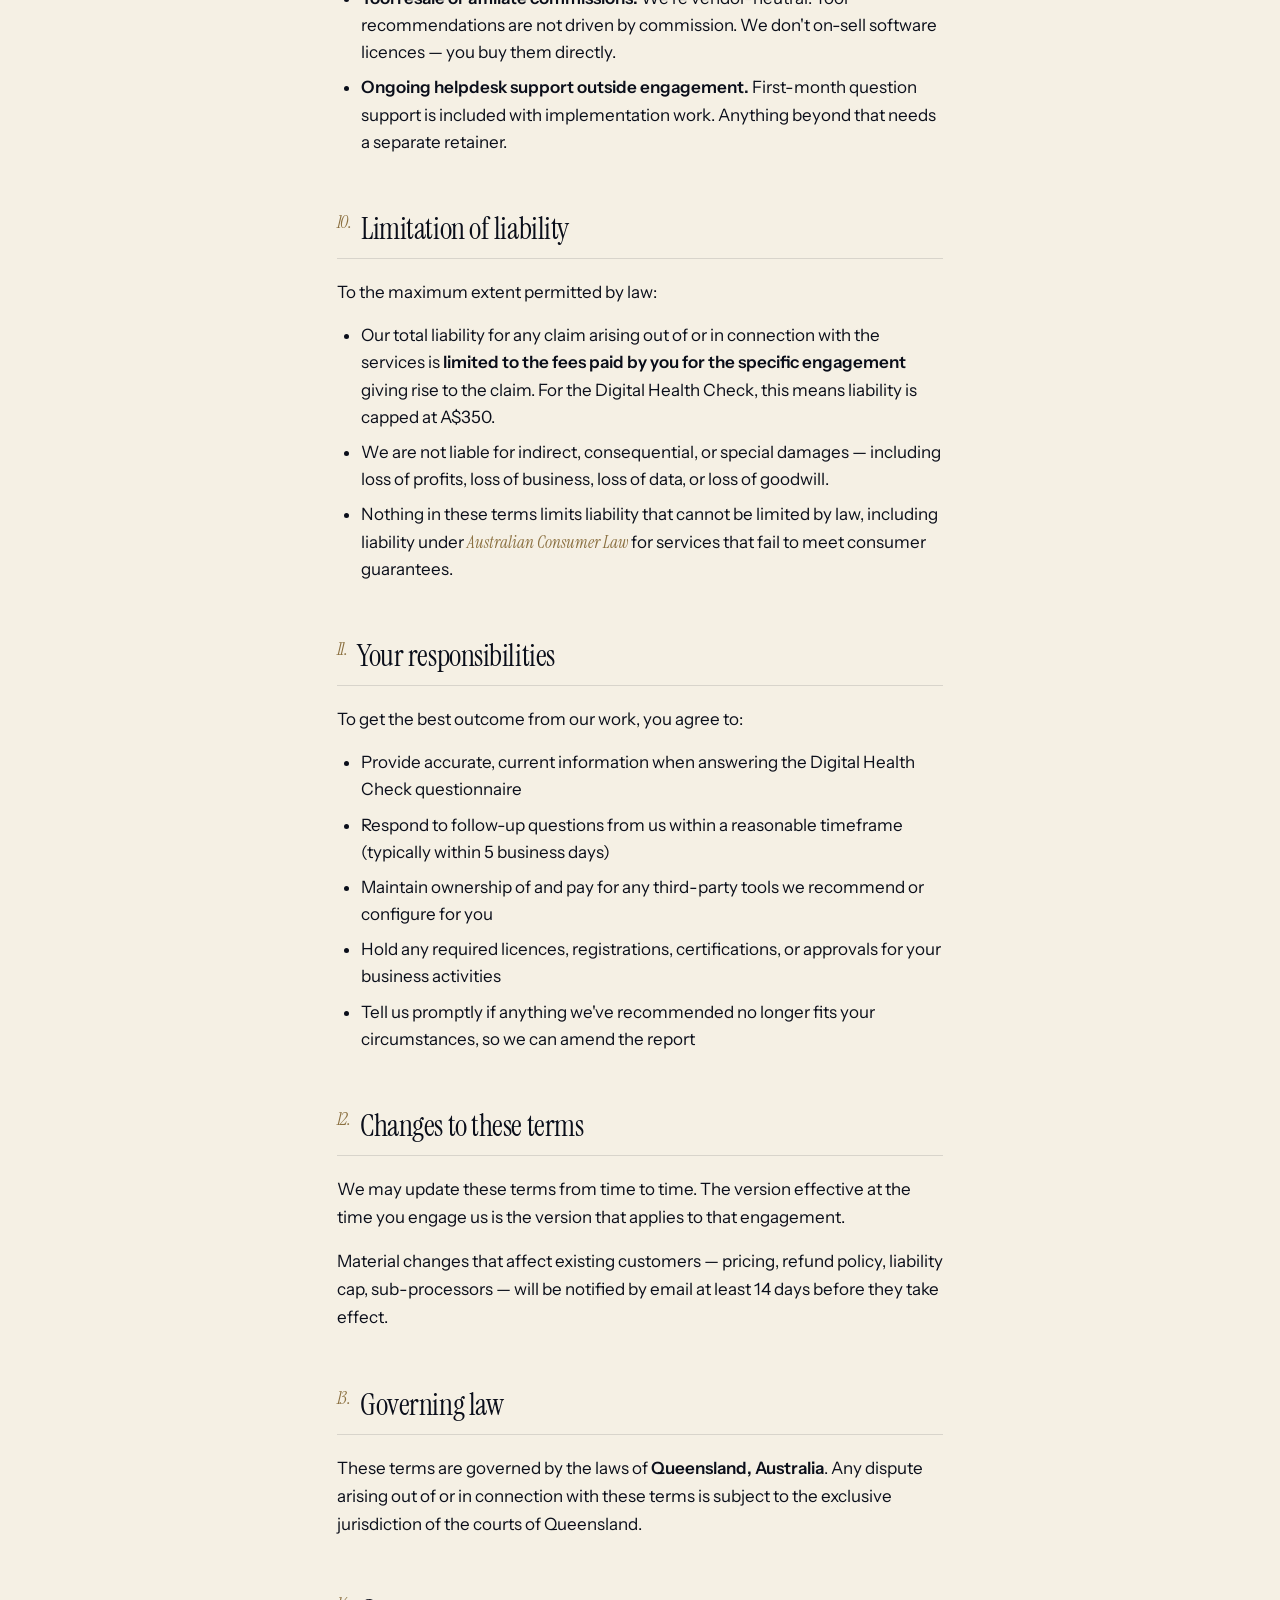
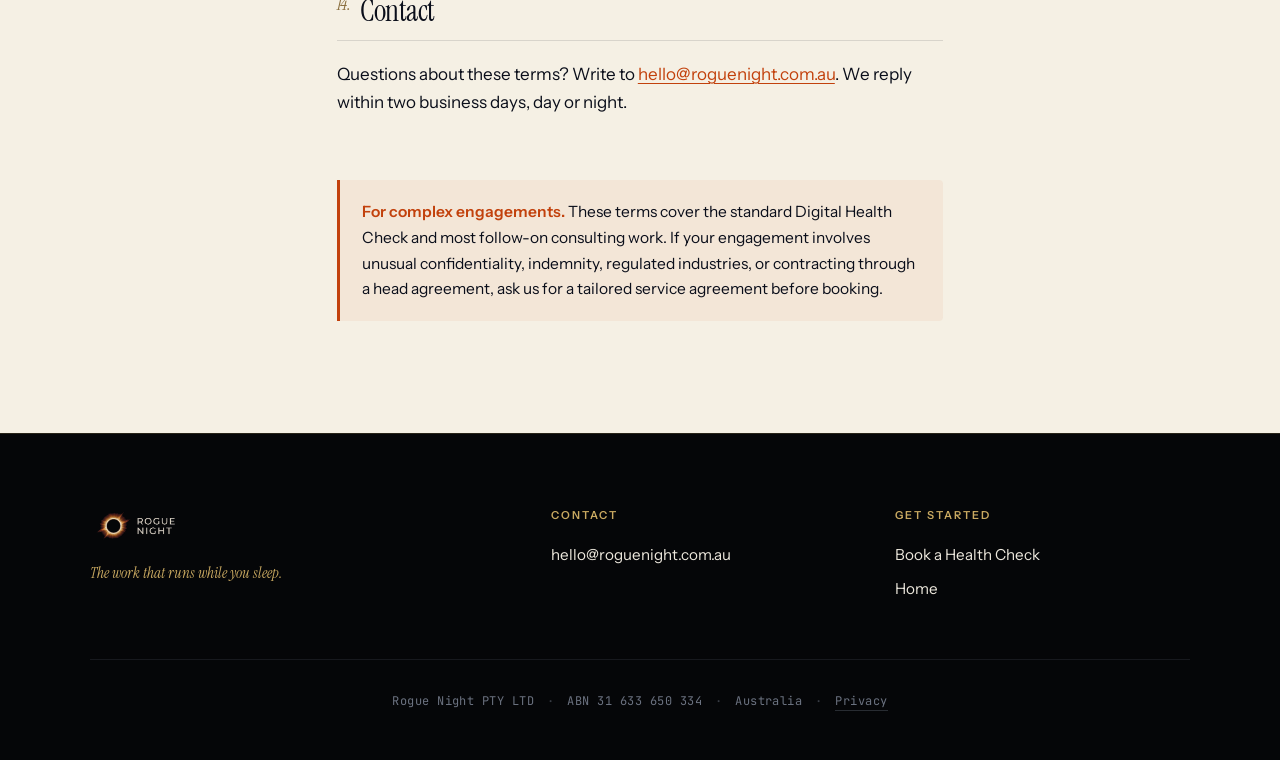
<file: public/terms/index.html>
<!DOCTYPE html>
<html lang="en-AU">
<head>
<meta charset="UTF-8">
<meta name="viewport" content="width=device-width, initial-scale=1">

<!-- Primary meta -->
<title>Terms of Service — Rogue Night</title>
<meta name="description" content="Engagement terms for the Rogue Night Digital Health Check and follow-on consulting work. Plain-English commitments on delivery, fees, refunds, IP, confidentiality, and Australian Consumer Law.">
<meta name="author" content="Rogue Night PTY LTD">
<meta name="theme-color" content="#0A0E1A">
<meta name="robots" content="index,follow,max-image-preview:large">

<!-- Canonical -->
<link rel="canonical" href="https://roguenight.com.au/terms">

<!-- Favicon -->
<link rel="icon" type="image/svg+xml" href="data:image/svg+xml,%3Csvg xmlns='http://www.w3.org/2000/svg' viewBox='0 0 64 64'%3E%3Crect width='64' height='64' fill='%230A0E1A'/%3E%3Ccircle cx='32' cy='32' r='14' fill='%23050608'/%3E%3Ccircle cx='32' cy='32' r='16' fill='none' stroke='%23C9A961' stroke-width='1.5' opacity='0.9'/%3E%3Ccircle cx='32' cy='32' r='20' fill='none' stroke='%23C9A961' stroke-width='0.8' opacity='0.4'/%3E%3C/svg%3E">
<link rel="apple-touch-icon" href="https://roguenight.com.au/apple-touch-icon.png">

<!-- Open Graph -->
<meta property="og:type" content="article">
<meta property="og:site_name" content="Rogue Night">
<meta property="og:title" content="Terms of Service — Rogue Night">
<meta property="og:description" content="Engagement terms for the Digital Health Check and follow-on consulting work. Plain-English, Australian Consumer Law compliant.">
<meta property="og:url" content="https://roguenight.com.au/terms">
<meta property="og:image" content="https://roguenight.com.au/og-image.jpg">
<meta property="og:image:width" content="1200">
<meta property="og:image:height" content="630">
<meta property="og:image:alt" content="Rogue Night — digital transformation, AI-amplified, priced for small business">
<meta property="og:locale" content="en_AU">

<!-- Twitter / X -->
<meta name="twitter:card" content="summary_large_image">
<meta name="twitter:title" content="Terms of Service — Rogue Night">
<meta name="twitter:description" content="Engagement terms for the Digital Health Check and follow-on consulting work.">
<meta name="twitter:image" content="https://roguenight.com.au/og-image.jpg">

<!-- Geographic targeting -->
<meta name="geo.region" content="AU">

<!-- JSON-LD structured data -->
<script type="application/ld+json">
{
  "@context": "https://schema.org",
  "@type": "WebPage",
  "name": "Terms of Service",
  "url": "https://roguenight.com.au/terms",
  "isPartOf": {
    "@type": "WebSite",
    "name": "Rogue Night",
    "url": "https://roguenight.com.au/"
  },
  "about": {
    "@type": "ProfessionalService",
    "name": "Rogue Night PTY LTD",
    "identifier": [
      {
        "@type": "PropertyValue",
        "propertyID": "ABN",
        "value": "31 633 650 334"
      }
    ]
  },
  "datePublished": "2026-05-12",
  "dateModified": "12 May 2026",
  "publisher": {
    "@type": "Organization",
    "name": "Rogue Night PTY LTD",
    "logo": "https://roguenight.com.au/logo-stacked.png"
  }
}
</script>

<link href="https://fonts.googleapis.com/css2?family=Instrument+Sans:wght@400;500;600;700&family=Instrument+Serif:ital@0;1&family=JetBrains+Mono:wght@400;500&display=swap" rel="stylesheet">
<style>
  :root {
    --ink: #0A0E1A;
    --obsidian: #050608;
    --gold: #C9A961;
    --ember: #C2410C;
    --parchment: #EDE8DD;
    --parchment-warm: #F5F0E4;
    --slate: #6B7280;
    --slate-deep: #4B5563;
  }
  * { margin: 0; padding: 0; box-sizing: border-box; }
  html { scroll-behavior: smooth; }
  body {
    background: var(--parchment-warm);
    color: var(--ink);
    font-family: 'Instrument Sans', -apple-system, BlinkMacSystemFont, sans-serif;
    font-size: 17px;
    line-height: 1.65;
    -webkit-font-smoothing: antialiased;
    overflow-x: hidden;
  }
  em { font-family: 'Instrument Serif', Georgia, serif; font-style: italic; color: #8a6f3f; font-weight: 400; }
  h1, h2, h3 { font-family: 'Instrument Serif', Georgia, serif; font-weight: 400; letter-spacing: -0.015em; line-height: 1.15; color: var(--ink); }
  h1 { font-size: clamp(2.8rem, 6vw, 4.2rem); margin-bottom: 1.5rem; }
  h2 { font-size: 1.85rem; margin: 3.5rem 0 1.2rem; padding-bottom: 0.75rem; border-bottom: 1px solid rgba(10, 14, 26, 0.12); }
  h2 .num { font-style: italic; color: #8a6f3f; margin-right: 0.6rem; font-size: 1.1rem; vertical-align: top; }
  h3 { font-size: 1.3rem; margin: 2rem 0 0.8rem; color: var(--ink); }
  p { margin-bottom: 1rem; max-width: 70ch; }
  ul { margin: 0.8rem 0 1.5rem 0; padding-left: 1.5rem; max-width: 70ch; }
  ul li { margin-bottom: 0.5rem; line-height: 1.6; }
  strong { color: var(--ink); font-weight: 600; }
  a { color: var(--ember); text-decoration: underline; text-decoration-thickness: 1px; text-underline-offset: 3px; transition: color 0.2s ease; }
  a:hover { color: #8a2e08; }

  .eyebrow {
    font-family: 'Instrument Sans', sans-serif;
    font-size: 12px;
    font-weight: 500;
    letter-spacing: 0.22em;
    text-transform: uppercase;
    color: #8a6f3f;
    margin-bottom: 1.2rem;
  }

  /* Brand bar (Ink) */
  .brand-bar {
    background: var(--ink);
    padding: 1.5rem 6%;
    display: flex;
    align-items: center;
    justify-content: space-between;
    border-bottom: 1px solid rgba(201, 169, 97, 0.15);
  }
  .brand-bar a { text-decoration: none; line-height: 0; }
  .brand-bar .brand-logo { height: 56px; width: auto; display: block; }
  .brand-bar-link {
    color: var(--gold);
    font-family: 'Instrument Sans', sans-serif;
    font-weight: 500;
    font-size: 0.95rem;
    border-bottom: 1px solid rgba(201, 169, 97, 0.4);
    padding-bottom: 2px;
    transition: color 0.2s ease;
    line-height: 1;
  }
  .brand-bar-link:hover { color: var(--parchment); }

  /* Page header (dark Ink) */
  .page-header {
    background: var(--ink);
    color: var(--parchment);
    padding: 4.5rem 6% 6rem;
  }
  .page-header .eyebrow { color: var(--gold); }
  .page-header h1 { color: var(--parchment); margin: 0; max-width: 18ch; }
  .page-header h1 em { color: var(--gold); }
  .page-header .meta {
    margin-top: 1.5rem;
    color: var(--slate);
    font-size: 0.95rem;
    letter-spacing: 0.02em;
    font-family: 'JetBrains Mono', monospace;
  }
  .page-header .meta strong { color: var(--parchment); font-weight: 500; }

  /* Content */
  .content {
    max-width: 760px;
    margin: 0 auto;
    padding: 5rem 6% 5rem;
  }
  .intro {
    font-size: 1.25rem;
    line-height: 1.55;
    margin-bottom: 2rem;
    color: var(--ink);
    max-width: 56ch;
  }
  .callout {
    background: rgba(201, 169, 97, 0.08);
    border-left: 3px solid var(--gold);
    padding: 1.2rem 1.4rem;
    margin: 1.5rem 0 2rem;
    border-radius: 0 4px 4px 0;
    font-size: 0.97rem;
  }
  .callout strong { color: #8a6f3f; }
  .callout-warn {
    background: rgba(194, 65, 12, 0.06);
    border-left: 3px solid var(--ember);
  }
  .callout-warn strong { color: var(--ember); }

  /* Footer */
  footer {
    background: var(--obsidian);
    color: var(--slate);
    padding: 4.5rem 6% 3rem;
    border-top: 1px solid rgba(201, 169, 97, 0.18);
  }
  .footer-grid {
    max-width: 1100px;
    margin: 0 auto 3rem;
    display: grid;
    grid-template-columns: 1.4fr 1fr 1fr;
    gap: 3rem;
    align-items: start;
  }
  .footer-logo { height: 40px; width: auto; display: block; margin-bottom: 1rem; opacity: 0.92; }
  .footer-tagline { font-size: 0.95rem; max-width: 30ch; line-height: 1.45; color: var(--slate); }
  .footer-tagline em { color: var(--gold); font-style: italic; }
  .footer-col-title {
    font-family: 'Instrument Sans', sans-serif;
    font-size: 11px;
    font-weight: 600;
    letter-spacing: 0.18em;
    text-transform: uppercase;
    color: var(--gold);
    margin-bottom: 1.1rem;
  }
  .footer-col a {
    color: var(--parchment);
    text-decoration: none;
    font-size: 0.95rem;
    display: block;
    margin-bottom: 0.6rem;
    transition: color 0.2s ease;
    border-bottom: none;
  }
  .footer-col a:hover { color: var(--gold); }
  .footer-meta {
    max-width: 1100px;
    margin: 0 auto;
    border-top: 1px solid rgba(107, 114, 128, 0.18);
    padding-top: 2rem;
    font-family: 'JetBrains Mono', 'SFMono-Regular', Menlo, monospace;
    font-size: 12px;
    color: var(--slate);
    letter-spacing: 0.04em;
    text-align: center;
  }
  .footer-meta a {
    color: var(--slate);
    text-decoration: none;
    border-bottom: 1px solid rgba(107, 114, 128, 0.35);
    padding-bottom: 1px;
    transition: all 0.2s ease;
  }
  .footer-meta a:hover { color: var(--gold); border-bottom-color: var(--gold); }
  .footer-meta-sep { margin: 0 0.8rem; opacity: 0.5; }

  @media (max-width: 720px) {
    .footer-grid { grid-template-columns: 1fr; gap: 2rem; }
    .brand-bar .brand-logo { height: 44px; }
    .content { padding: 3.5rem 6% 4rem; }
    .intro { font-size: 1.2rem; }
    h2 { font-size: 1.55rem; margin-top: 2.5rem; }
  }
</style>
</head>
<body>

<!-- BRAND BAR -->
<div class="brand-bar">
  <a href="/" aria-label="Rogue Night home">
    <img class="brand-logo" src="[data-uri]" alt="Rogue Night — digital transformation consulting for Australian small to medium businesses">
  </a>
  <a href="https://tally.so/r/xX4YaG" target="_blank" rel="noopener noreferrer" class="brand-bar-link">Start the Health Check →</a>
</div>

<!-- PAGE HEADER -->
<section class="page-header">
  <p class="eyebrow">Legal</p>
  <h1>Terms of <em>Service.</em></h1>
  <p class="meta"><strong>Rogue Night PTY LTD</strong> · ABN 31 633 650 334 · Effective 12 May 2026</p>
</section>

<!-- CONTENT -->
<main class="content">

  <p class="intro">
    These terms govern your use of <em>Rogue Night's</em> services, including the Digital Health Check and any follow-on consulting or implementation work. By engaging us — through the website form, by email, or in writing — you agree to what's set out below.
  </p>

  <div class="callout">
    <strong>Plain-English engagement terms, not legal advice.</strong> We've written these terms to be readable. They reflect how we actually intend to work with you. If you need detailed contractual language for an unusual engagement, ask and we'll provide it.
  </div>

  <h2><span class="num">01.</span>About us</h2>
  <p>
    Rogue Night PTY LTD (ABN 31 633 650 334) is an Australian proprietary company providing digital transformation consulting, AI agent and digital employee deployment, and vetted tool advisory services to small to medium businesses.
  </p>
  <p>
    Throughout these terms, <strong>"we"</strong>, <strong>"us"</strong>, and <strong>"our"</strong> refer to Rogue Night PTY LTD. <strong>"You"</strong> refers to the business or individual engaging our services.
  </p>

  <h2><span class="num">02.</span>What we provide</h2>
  <p>
    Our entry product is the <strong>Digital Health Check</strong> — a specially curated report delivered to your inbox within 48 hours of payment. The report includes a snapshot of your current digital setup, tool recommendations matched to your size and sector, a phased rollout with step-by-step guidance, and a roadmap of AI agents and digital employees we'd build for you.
  </p>
  <p>
    The Digital Health Check is advisory. We do not implement tools or build agents as part of it. Implementation is a separate engagement.
  </p>
  <p>
    We offer follow-on engagements on a separate, quoted basis:
  </p>
  <ul>
    <li><strong>Tool implementation</strong> — data migration, configuration, integrations, process design</li>
    <li><strong>AI agent and digital employee build</strong> — design, deployment, integration with your stack</li>
    <li><strong>Ongoing advisory or fractional digital-operations work</strong> — retained relationship for the change cycle</li>
  </ul>
  <p>
    Each follow-on engagement requires a signed scope of work or an email proposal accepted in writing before we begin.
  </p>

  <h2><span class="num">03.</span>Fees and payment</h2>
  <p>
    The Digital Health Check is <strong>A$350 flat</strong>, payable in Australian dollars at the time of booking. Payment is processed by Stripe and confirmation is sent via email.
  </p>
  <p>
    Implementation and agent-build engagements are quoted separately based on scope, complexity, and timeline. We'll provide a written scope and quote before any chargeable work begins.
  </p>
  <div class="callout">
    <strong>GST.</strong> At present, Rogue Night is not registered for GST. The A$350 Digital Health Check fee does not include GST and no GST is charged. We will update this section if our registration status changes (typically once turnover crosses the A$75,000 ATO threshold).
  </div>

  <h2><span class="num">04.</span>Delivery</h2>
  <p>
    We aim to deliver your Digital Health Check within <strong>48 hours</strong> of payment confirmation. The report arrives as a PDF attachment to the email address you provided on the booking form, with the body of the email summarising the key findings.
  </p>
  <p>
    If delivery is delayed for any reason — illness, technical issue, exceptional questionnaire complexity — we will email you before the 48-hour mark with a revised estimate.
  </p>
  <ul>
    <li>If we miss the 48-hour mark and have not given you a revised estimate, you may request a <strong>50% credit</strong> toward this or a future engagement.</li>
    <li>If we miss delivery by more than <strong>5 business days</strong> without notice, you may request a <strong>full refund</strong>.</li>
  </ul>

  <h2><span class="num">05.</span>Amendments and refunds</h2>
  <p>
    We want every Digital Health Check to land usefully. If something in your report doesn't fit your business, tell us and we'll amend it <strong>free of charge</strong> — typically within a few days of your feedback.
  </p>
  <h3>Before work starts</h3>
  <p>
    You may cancel for a <strong>full refund</strong> within 4 hours of payment, provided we have not yet begun preparing your report. Email <a href="mailto:hello@roguenight.com.au">hello@roguenight.com.au</a> to cancel.
  </p>
  <h3>After the report is delivered</h3>
  <p>
    Once your report has been sent, we do not offer refunds, except where the report materially fails to deliver what was promised on the booking page. In that case, we'd first attempt an amendment; if that doesn't resolve the issue, we'll refund the fee in full.
  </p>
  <h3>Australian Consumer Law</h3>
  <p>
    Nothing in these terms limits your rights under <em>Australian Consumer Law</em>. The Digital Health Check comes with consumer guarantees that cannot be excluded, restricted, or modified — including guarantees that services will be provided with due care and skill, will be reasonably fit for the purpose disclosed, and will be supplied within a reasonable time.
  </p>

  <h2><span class="num">06.</span>How we use your information</h2>
  <p>
    How we collect, store, and use your business and personal information is set out in our <a href="/privacy/">Privacy Policy</a>. By engaging us, you confirm you have read and agree to that policy.
  </p>

  <h2><span class="num">07.</span>Confidentiality</h2>
  <p>
    Information you share with us as part of a Digital Health Check or follow-on engagement — business operations, financials, team structure, tool stack — is treated as confidential. We do not share it with third parties except as needed to deliver the work (with the sub-processors listed in our Privacy Policy) or where required by law.
  </p>
  <p>
    We may anonymise and aggregate insights from engagements to improve our recommendations, refine our tool catalogue, and write public case studies. Where a case study would identify you or your business, we ask for written permission first.
  </p>

  <h2><span class="num">08.</span>Intellectual property</h2>
  <p>
    The Digital Health Check report — including its structure, recommendations, agent designs, and underlying methodology — is and remains the intellectual property of <strong>Rogue Night PTY LTD</strong>. You may use the report internally without restriction. Share it with your team, advisors, accountant, or board. Use it to act on the recommendations. You may not, however, republish or sell the report or its methodology.
  </p>
  <p>
    Implementation outputs — configured tools, deployed agents, written guides produced for your business — become your property on full payment of the relevant invoice. Any Rogue Night-developed templates, scripts, or methodologies that underlie those outputs remain ours, but are licensed to you for internal use without limit.
  </p>

  <h2><span class="num">09.</span>What we don't do</h2>
  <p>
    To save confusion later, some things we explicitly don't offer:
  </p>
  <ul>
    <li><strong>Hands-on team training.</strong> We provide written guides and pointers to official vendor training. We don't run live training sessions for your team.</li>
    <li><strong>Replacement of your team.</strong> Our digital employees and AI agents augment the people doing the work — they don't replace them. If you're hiring us to fire people, we're not the right partner.</li>
    <li><strong>Tool resale or affiliate commissions.</strong> We're vendor-neutral. Tool recommendations are not driven by commission. We don't on-sell software licences — you buy them directly.</li>
    <li><strong>Ongoing helpdesk support outside engagement.</strong> First-month question support is included with implementation work. Anything beyond that needs a separate retainer.</li>
  </ul>

  <h2><span class="num">10.</span>Limitation of liability</h2>
  <p>
    To the maximum extent permitted by law:
  </p>
  <ul>
    <li>Our total liability for any claim arising out of or in connection with the services is <strong>limited to the fees paid by you for the specific engagement</strong> giving rise to the claim. For the Digital Health Check, this means liability is capped at A$350.</li>
    <li>We are not liable for indirect, consequential, or special damages — including loss of profits, loss of business, loss of data, or loss of goodwill.</li>
    <li>Nothing in these terms limits liability that cannot be limited by law, including liability under <em>Australian Consumer Law</em> for services that fail to meet consumer guarantees.</li>
  </ul>

  <h2><span class="num">11.</span>Your responsibilities</h2>
  <p>
    To get the best outcome from our work, you agree to:
  </p>
  <ul>
    <li>Provide accurate, current information when answering the Digital Health Check questionnaire</li>
    <li>Respond to follow-up questions from us within a reasonable timeframe (typically within 5 business days)</li>
    <li>Maintain ownership of and pay for any third-party tools we recommend or configure for you</li>
    <li>Hold any required licences, registrations, certifications, or approvals for your business activities</li>
    <li>Tell us promptly if anything we've recommended no longer fits your circumstances, so we can amend the report</li>
  </ul>

  <h2><span class="num">12.</span>Changes to these terms</h2>
  <p>
    We may update these terms from time to time. The version effective at the time you engage us is the version that applies to that engagement.
  </p>
  <p>
    Material changes that affect existing customers — pricing, refund policy, liability cap, sub-processors — will be notified by email at least 14 days before they take effect.
  </p>

  <h2><span class="num">13.</span>Governing law</h2>
  <p>
    These terms are governed by the laws of <strong>Queensland, Australia</strong>. Any dispute arising out of or in connection with these terms is subject to the exclusive jurisdiction of the courts of Queensland.
  </p>

  <h2><span class="num">14.</span>Contact</h2>
  <p>
    Questions about these terms? Write to <a href="mailto:hello@roguenight.com.au">hello@roguenight.com.au</a>. We reply within two business days, day or night.
  </p>

  <div class="callout callout-warn" style="margin-top: 4rem;">
    <strong>For complex engagements.</strong> These terms cover the standard Digital Health Check and most follow-on consulting work. If your engagement involves unusual confidentiality, indemnity, regulated industries, or contracting through a head agreement, ask us for a tailored service agreement before booking.
  </div>

</main>

<!-- FOOTER -->
<footer>
  <div class="footer-grid">
    <div>
      <a href="/" aria-label="Rogue Night home">
        <img class="footer-logo" src="[data-uri]" alt="">
      </a>
      <p class="footer-tagline"><em>The work that runs while you sleep.</em></p>
    </div>
    <div class="footer-col">
      <div class="footer-col-title">Contact</div>
      <a href="mailto:hello@roguenight.com.au">hello@roguenight.com.au</a>
    </div>
    <div class="footer-col">
      <div class="footer-col-title">Get started</div>
      <a href="https://tally.so/r/xX4YaG" target="_blank" rel="noopener noreferrer">Book a Health Check</a>
      <a href="/">Home</a>
    </div>
  </div>
  <div class="footer-meta">
    Rogue Night PTY LTD<span class="footer-meta-sep">·</span>ABN 31 633 650 334<span class="footer-meta-sep">·</span>Australia<span class="footer-meta-sep">·</span><a href="/privacy/">Privacy</a>
  </div>
</footer>

</body>
</html>
</file>
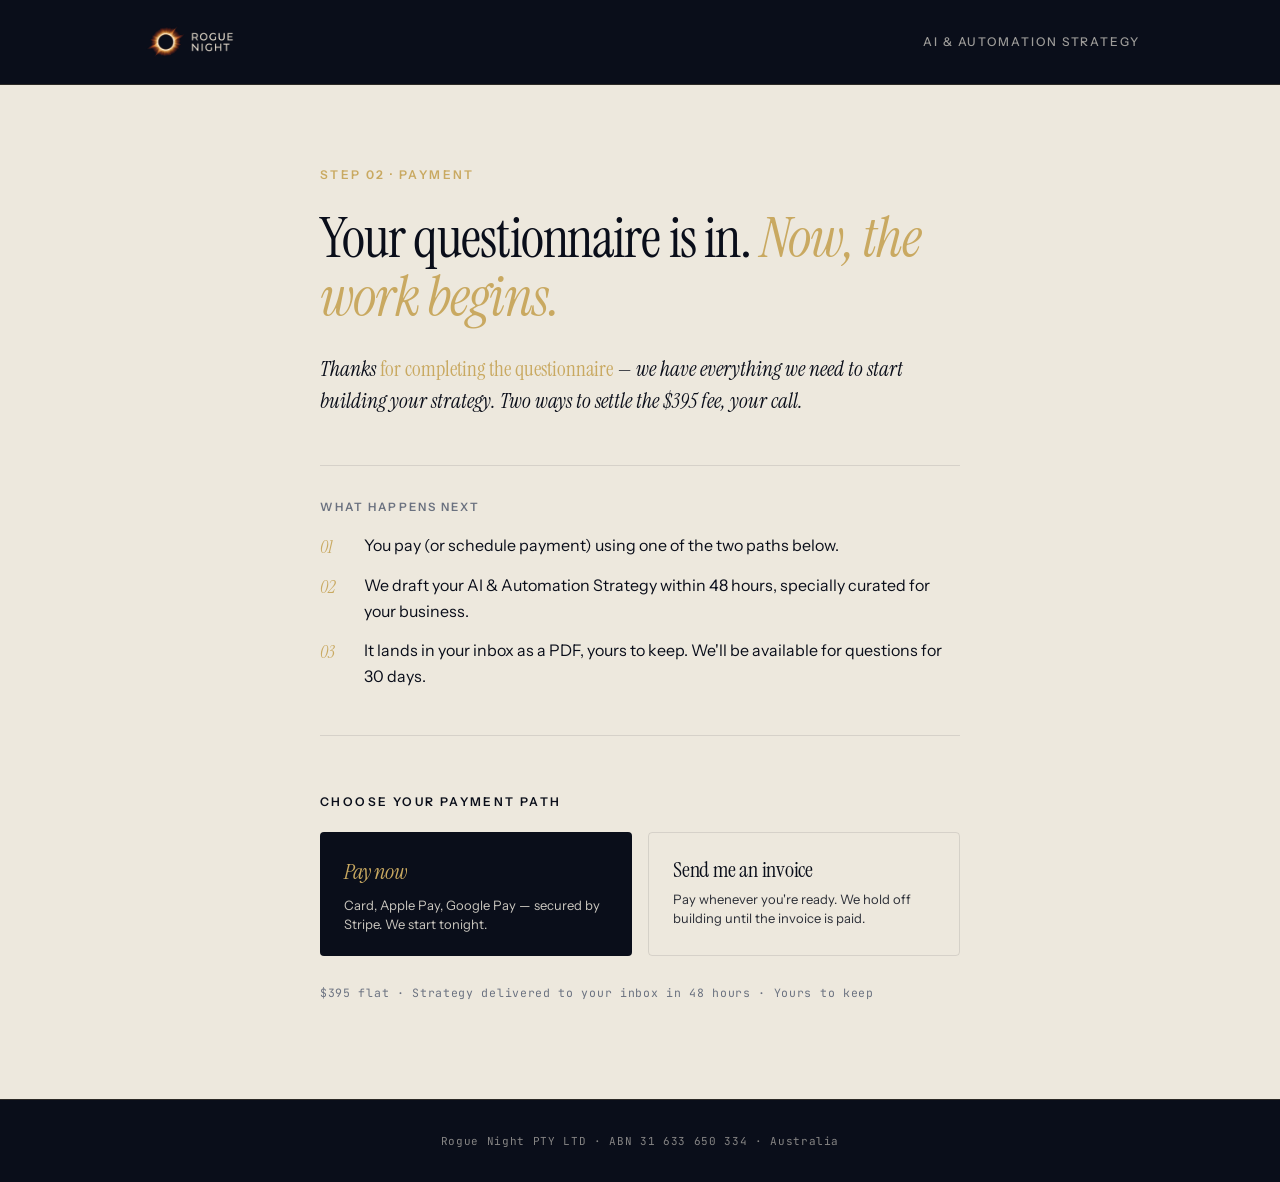
<file: public/thank-you/index.html>
<!DOCTYPE html>
<html lang="en">
<head>
  <meta charset="UTF-8">
  <meta name="viewport" content="width=device-width, initial-scale=1.0">
  <title>Your AI &amp; Automation Strategy is queued · Rogue Night</title>
  <meta name="description" content="Thanks for completing the questionnaire. Choose how you'd like to pay — your AI &amp; Automation Strategy lands in your inbox within 48 hours.">
  <meta name="robots" content="noindex, nofollow">
  <link rel="preconnect" href="https://fonts.googleapis.com">
  <link rel="preconnect" href="https://fonts.gstatic.com" crossorigin>
  <link href="https://fonts.googleapis.com/css2?family=Instrument+Serif:ital@0;1&family=Instrument+Sans:wght@400;500;600;700&family=JetBrains+Mono:wght@400;500&display=swap" rel="stylesheet">
  <style>
  :root {
    --ink: #0A0E1A;
    --obsidian: #050608;
    --gold: #C9A961;
    --gold-soft: rgba(201, 169, 97, 0.16);
    --gold-line: rgba(201, 169, 97, 0.32);
    --ember: #C2410C;
    --ember-soft: rgba(194, 65, 12, 0.10);
    --parchment: #EDE8DD;
    --parchment-deep: #E2DCCD;
    --slate: #6B7280;
    --slate-soft: #9CA3AF;
    --rule: rgba(10, 14, 26, 0.10);
    --hi: #2F855A;
    --hi-soft: rgba(47, 133, 90, 0.10);
  }
  * { box-sizing: border-box; margin: 0; padding: 0; }
  html { -webkit-font-smoothing: antialiased; -moz-osx-font-smoothing: grayscale; }
  body {
    font-family: 'Instrument Sans', -apple-system, system-ui, sans-serif;
    font-size: 16px; line-height: 1.65; color: var(--ink); background: var(--parchment);
    min-height: 100vh; display: flex; flex-direction: column;
  }
  .brand-bar { background: var(--ink); padding: 20px 0; border-bottom: 1px solid rgba(201, 169, 97, 0.18); }
  .brand-bar-inner { max-width: 1080px; margin: 0 auto; padding: 0 40px; display: flex; align-items: center; justify-content: space-between; }
  .brand-logo { height: 44px; width: auto; display: block; }
  .brand-tag { font-family: 'Instrument Sans', sans-serif; font-size: 12px; font-weight: 500; letter-spacing: 0.16em; text-transform: uppercase; color: rgba(237, 232, 221, 0.65); }
  main { flex: 1; max-width: 720px; margin: 0 auto; padding: 80px 40px 96px; width: 100%; }
  .eyebrow { font-family: 'Instrument Sans', sans-serif; font-size: 12px; font-weight: 600; letter-spacing: 0.2em; text-transform: uppercase; color: var(--gold); margin-bottom: 24px; }
  h1 { font-family: 'Instrument Serif', Georgia, serif; font-size: 56px; line-height: 1.05; letter-spacing: -0.02em; color: var(--ink); font-weight: 400; margin-bottom: 28px; }
  h1 .accent { font-style: italic; color: var(--gold); }
  .lede { font-family: 'Instrument Serif', Georgia, serif; font-size: 21px; line-height: 1.5; color: var(--ink); font-style: italic; margin-bottom: 48px; max-width: 640px; }
  .lede .you { font-style: normal; color: var(--gold); font-weight: 500; }
  .next-steps { border-top: 1px solid var(--rule); border-bottom: 1px solid var(--rule); padding: 32px 0; margin-bottom: 56px; }
  .next-steps-label { font-family: 'Instrument Sans', sans-serif; font-size: 11.5px; font-weight: 600; letter-spacing: 0.18em; text-transform: uppercase; color: var(--slate); margin-bottom: 16px; }
  .next-steps ol { padding-left: 0; list-style: none; counter-reset: ns; }
  .next-steps li { counter-increment: ns; padding-left: 44px; position: relative; margin-bottom: 14px; font-size: 16px; line-height: 1.6; }
  .next-steps li::before { content: counter(ns, decimal-leading-zero); position: absolute; left: 0; top: 0; font-family: 'Instrument Serif', Georgia, serif; font-style: italic; color: var(--gold); font-size: 18px; width: 32px; }
  .pay-section-eyebrow { font-family: 'Instrument Sans', sans-serif; font-size: 12px; font-weight: 600; letter-spacing: 0.2em; text-transform: uppercase; color: var(--ink); margin-bottom: 20px; }
  .pay-buttons { display: grid; grid-template-columns: 1fr 1fr; gap: 16px; margin-bottom: 28px; }
  .pay-btn { display: flex; flex-direction: column; align-items: flex-start; gap: 6px; padding: 22px 24px; border-radius: 4px; text-decoration: none; cursor: pointer; border: none; font-family: 'Instrument Sans', sans-serif; text-align: left; transition: transform 0.12s ease, box-shadow 0.12s ease; }
  .pay-btn:hover { transform: translateY(-2px); box-shadow: 0 8px 24px rgba(10, 14, 26, 0.12); }
  .pay-btn:active { transform: translateY(0); }
  .pay-btn:disabled { opacity: 0.6; cursor: not-allowed; transform: none; }
  .pay-btn .title { font-family: 'Instrument Serif', Georgia, serif; font-size: 22px; font-weight: 400; letter-spacing: -0.01em; }
  .pay-btn .sub { font-size: 13px; line-height: 1.45; opacity: 0.85; }
  .pay-btn.primary { background: var(--ink); color: var(--parchment); }
  .pay-btn.primary .title { color: var(--gold); font-style: italic; }
  .pay-btn.secondary { background: transparent; color: var(--ink); border: 1px solid var(--rule); }
  .pay-btn.secondary:hover { border-color: var(--gold); }
  .price-line { margin-top: 14px; font-family: 'JetBrains Mono', ui-monospace, monospace; font-size: 11.5px; letter-spacing: 0.06em; color: var(--slate); }
  .confirmation { display: none; margin-top: 28px; padding: 28px 32px; background: var(--hi-soft); border-left: 2px solid var(--hi); border-radius: 4px; animation: fadein 0.4s ease-out; }
  .confirmation.visible { display: block; }
  .confirmation h3 { font-family: 'Instrument Serif', Georgia, serif; font-size: 24px; font-weight: 400; color: var(--ink); margin-bottom: 10px; }
  .confirmation p { margin-bottom: 10px; }
  .confirmation p:last-child { margin-bottom: 0; }
  .confirmation .invoice-email { font-family: 'JetBrains Mono', ui-monospace, monospace; font-size: 14px; background: rgba(10, 14, 26, 0.06); padding: 2px 8px; border-radius: 2px; }
  .error { display: none; margin-top: 28px; padding: 24px 28px; background: var(--ember-soft); border-left: 2px solid var(--ember); border-radius: 4px; }
  .error.visible { display: block; }
  .error h3 { font-family: 'Instrument Serif', Georgia, serif; font-size: 20px; font-weight: 400; color: var(--ember); margin-bottom: 8px; }
  @keyframes fadein { from { opacity: 0; transform: translateY(8px); } to { opacity: 1; transform: translateY(0); } }
  footer { background: var(--ink); color: rgba(237, 232, 221, 0.55); padding: 32px 0; text-align: center; border-top: 1px solid rgba(201, 169, 97, 0.18); }
  footer .footer-inner { max-width: 1080px; margin: 0 auto; padding: 0 40px; font-family: 'JetBrains Mono', ui-monospace, monospace; font-size: 11px; letter-spacing: 0.06em; }
  @media (max-width: 720px) {
    h1 { font-size: 38px; line-height: 1.1; }
    .lede { font-size: 18px; }
    main { padding: 56px 24px 80px; }
    .brand-bar-inner { padding: 0 24px; }
    .pay-buttons { grid-template-columns: 1fr; }
    .brand-tag { display: none; }
  }
</style>
</head>
<body>
<header class="brand-bar">
  <div class="brand-bar-inner">
    <img class="brand-logo" src="[data-uri]" alt="Rogue Night">
    <div class="brand-tag">AI &amp; Automation Strategy</div>
  </div>
</header>
<main>
  <div class="eyebrow">Step 02 · Payment</div>
  <h1>Your questionnaire is in. <span class="accent">Now, the work begins.</span></h1>
  <p class="lede" id="lede-text">
    Thanks <span class="you" id="customer-name">for completing the questionnaire</span> &mdash; we have everything we need to start building your strategy. Two ways to settle the $395 fee, your call.
  </p>
  <div class="next-steps">
    <div class="next-steps-label">What happens next</div>
    <ol>
      <li>You pay (or schedule payment) using one of the two paths below.</li>
      <li>We draft your AI &amp; Automation Strategy within 48 hours, specially curated for your business.</li>
      <li>It lands in your inbox as a PDF, yours to keep. We'll be available for questions for 30 days.</li>
    </ol>
  </div>
  <div class="pay-section-eyebrow">Choose your payment path</div>
  <div class="pay-buttons">
    <a class="pay-btn primary" id="pay-now-link" href="#">
      <span class="title">Pay now</span>
      <span class="sub">Card, Apple Pay, Google Pay &mdash; secured by Stripe. We start tonight.</span>
    </a>
    <button class="pay-btn secondary" id="pay-later-btn" type="button">
      <span class="title">Send me an invoice</span>
      <span class="sub">Pay whenever you're ready. We hold off building until the invoice is paid.</span>
    </button>
  </div>
  <div class="price-line">$395 flat &middot; Strategy delivered to your inbox in 48 hours &middot; Yours to keep</div>
  <div class="confirmation" id="confirmation">
    <h3>Invoice on the way.</h3>
    <p>We've just sent a Stripe invoice to <span class="invoice-email" id="invoice-email">your email</span>. Open it, click the secure payment link, settle when ready. Cards, Apple Pay, and bank transfer all accepted.</p>
    <p>Once it's paid, we'll begin your strategy within 48 hours.</p>
    <p style="margin-top: 16px; font-size: 14px; color: var(--slate);">Didn't see it? Check your spam folder. The sender is <strong>noreply@stripe.com</strong> with subject &ldquo;Invoice from Rogue Night PTY LTD&rdquo;. Or email us at <a href="mailto:hello@roguenight.com.au" style="color: var(--ink);">hello@roguenight.com.au</a>.</p>
  </div>
  <div class="error" id="error">
    <h3>Something went wrong.</h3>
    <p id="error-message">We couldn't send the invoice automatically. Email us at <a href="mailto:hello@roguenight.com.au" style="color: var(--ink);">hello@roguenight.com.au</a> and we'll send it manually.</p>
  </div>
</main>
<footer>
  <div class="footer-inner">
    Rogue Night PTY LTD &middot; ABN 31 633 650 334 &middot; Australia
  </div>
</footer>
<script>
(function() {
  var params = new URLSearchParams(window.location.search);
  var email = (params.get('email') || '').trim();
  var name = (params.get('name') || '').trim();
  var ref = (params.get('ref') || '').trim();
  var businessName = (params.get('business') || '').trim();
  if (name) {
    var firstName = name.split(' ')[0];
    document.getElementById('customer-name').textContent = firstName + ' — the form is in';
  }
  // Stripe Payment Link (default buy.stripe.com host — we skipped the
  // $180/year custom domain in favour of buying URL polish later, if ever).
  var PAYMENT_LINK_BASE = 'https://buy.stripe.com/5kQ8wR77yagNh2k5u9dIA04';
  var payNowUrl = PAYMENT_LINK_BASE;
  var qs = [];
  if (email) qs.push('prefilled_email=' + encodeURIComponent(email));
  if (ref) qs.push('client_reference_id=' + encodeURIComponent(ref));
  if (qs.length) payNowUrl += '?' + qs.join('&');
  document.getElementById('pay-now-link').setAttribute('href', payNowUrl);
  var btn = document.getElementById('pay-later-btn');
  btn.addEventListener('click', function() {
    if (!email) {
      showError("We don't have your email on file. Please go back and resubmit the form.");
      return;
    }
    btn.disabled = true;
    btn.querySelector('.title').textContent = 'Sending…';
    btn.querySelector('.sub').textContent = 'Creating the invoice in Stripe and emailing it to you.';
    fetch('/api/pay-later', {
      method: 'POST',
      headers: { 'Content-Type': 'application/json' },
      body: JSON.stringify({ email: email, name: name, business: businessName, ref: ref })
    }).then(function(r) {
      if (!r.ok) throw new Error('HTTP ' + r.status);
      return r.json();
    }).then(function(data) {
      document.getElementById('invoice-email').textContent = email;
      document.getElementById('confirmation').classList.add('visible');
      document.querySelector('.pay-buttons').style.display = 'none';
      document.querySelector('.price-line').style.display = 'none';
      document.getElementById('confirmation').scrollIntoView({ behavior: 'smooth', block: 'center' });
    }).catch(function(err) {
      console.error('Pay later error', err);
      btn.disabled = false;
      btn.querySelector('.title').textContent = 'Send me an invoice';
      btn.querySelector('.sub').textContent = "Pay whenever you're ready. We hold off building until the invoice is paid.";
      showError("We couldn't send the invoice automatically.");
    });
  });
  function showError(msg) {
    var el = document.getElementById('error');
    document.getElementById('error-message').innerHTML = msg + ' Email us at <a href="mailto:hello@roguenight.com.au" style="color: var(--ink);">hello@roguenight.com.au</a> and we will send it manually.';
    el.classList.add('visible');
    el.scrollIntoView({ behavior: 'smooth', block: 'center' });
  }
})();
</script>
</body>
</html>
</file>
